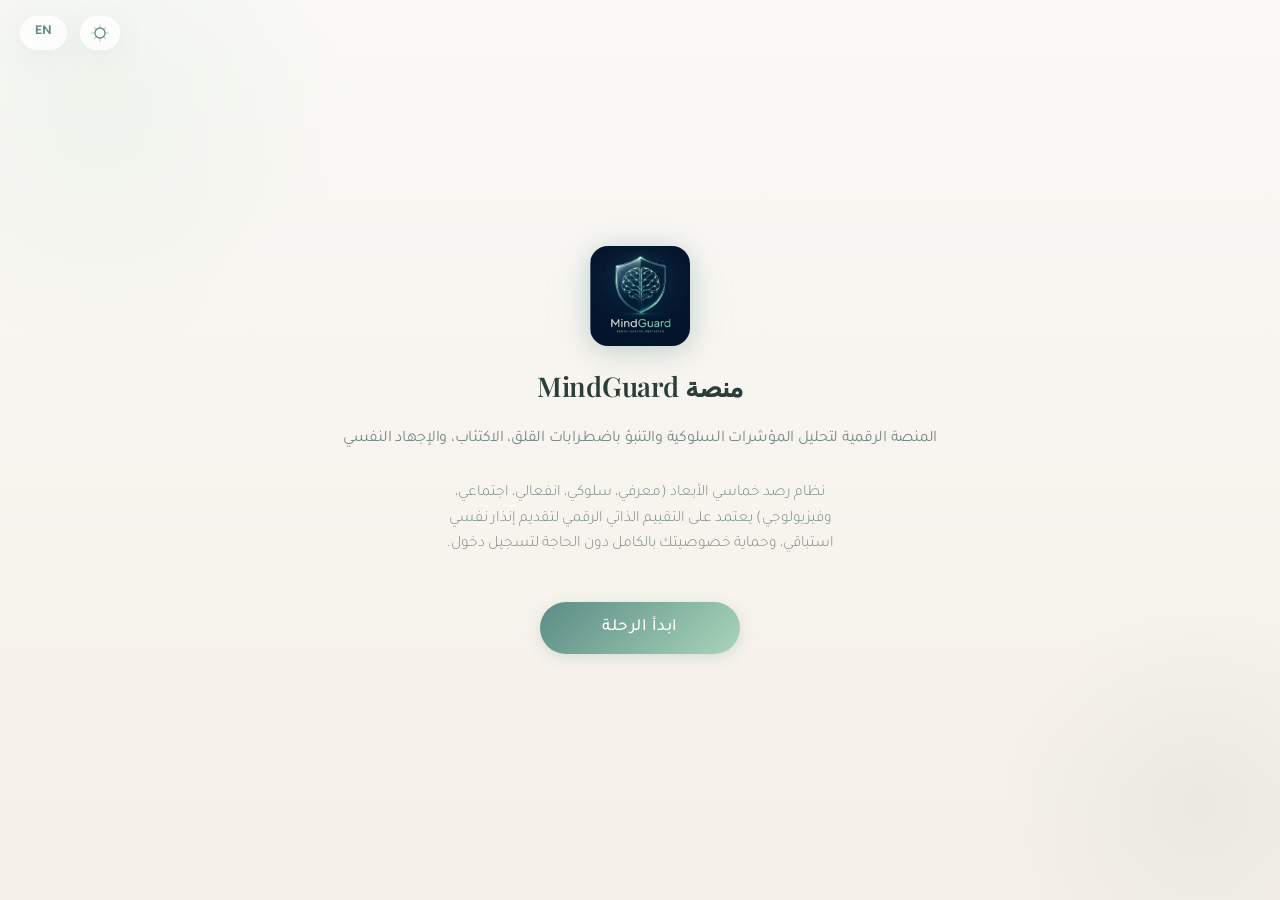
<file: index.html>
<!DOCTYPE html>
<html lang="ar" dir="rtl">
<head>
  <meta charset="UTF-8">
  <meta name="viewport" content="width=device-width, initial-scale=1.0, maximum-scale=1.0, user-scalable=no">
  <meta name="description" content="حارس عقلك - شريكك في العناية النفسية">
  <meta name="theme-color" content="#5B8C85">
  <meta name="apple-mobile-web-app-capable" content="yes">
  <meta name="apple-mobile-web-app-status-bar-style" content="default">
  <meta name="apple-mobile-web-app-title" content="MindGuard">
  <link rel="manifest" href="manifest.json">
  <link rel="apple-touch-icon" href="icons/icon-192x192.png">
  <link rel="icon" type="image/png" sizes="192x192" href="icons/icon-192x192.png">
  <link rel="icon" type="image/png" sizes="512x512" href="icons/icon-512x512.png">
  <title>Mind Guard - حارس عقلك</title>
  <link rel="stylesheet" href="css/style.css">
</head>
<body>
  <div class="splash-screen">
    <button class="lang-toggle-btn" onclick="i18n.toggle()">EN</button>
    <button class="theme-toggle-btn" onclick="App.toggleTheme()">🌙</button>
    <div class="splash-logo">
      <img src="icons/logo.jpg" alt="Mind Guard">
    </div>
    <h1 class="splash-title" data-i18n-html="hero.title">
      منصة MindGuard<br><span>المنصة الرقمية لتحليل المؤشرات السلوكية والتنبؤ باضطرابات القلق، الاكتئاب، والإجهاد النفسي</span></h1>
    <p class="splash-quote" data-i18n="hero.subtitle">نظام رصد خماسي الأبعاد (معرفي، سلوكي، انفعالي، اجتماعي، وفيزيولوجي) يعتمد على التقييم الذاتي الرقمي لتقديم إنذار نفسي استباقي، وحماية خصوصيتك بالكامل دون الحاجة لتسجيل دخول.</p>
    <button class="btn btn-primary btn-lg" id="startJourneyBtn" data-i18n="index.startBtn">ابدأ الرحلة</button>
  </div>
  <script src="js/storage.js"></script>
  <script src="js/questions.js"></script>
  <script src="js/recommendations.js"></script>
  <script src="js/i18n.js"></script>
  <script src="js/app.js"></script>
  <script src="js/pwa.js"></script>
</body>
</html>
</file>
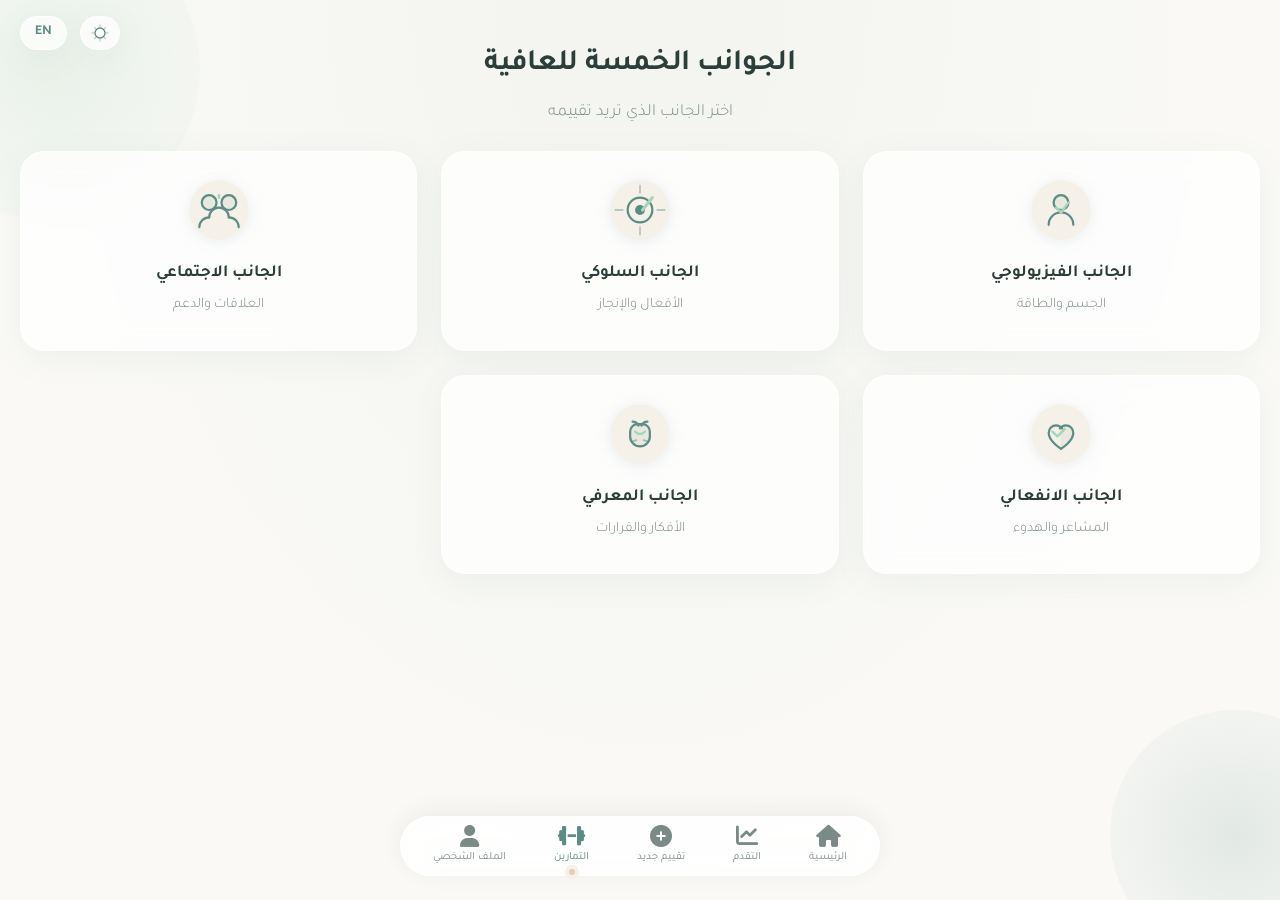
<file: aspects.html>
<!DOCTYPE html>
<html lang="ar" dir="rtl">
<head>
  <meta charset="UTF-8">
  <meta name="viewport" content="width=device-width, initial-scale=1.0, maximum-scale=1.0, user-scalable=no">
  <meta name="theme-color" content="#5B8C85">
  <title>Mind Guard - الجوانب الخمسة للعافية</title>
  <link rel="stylesheet" href="css/style.css">
  <link rel="stylesheet" href="css/style-additions.css">
</head>
<body>
  <button class="lang-toggle-btn" onclick="i18n.toggle()">EN</button>
  <button class="theme-toggle-btn" onclick="App.toggleTheme()">🌙</button>
  <div class="page blob-bg" style="padding: 40px 20px 80px;">
    <h1 class="page-title text-center" data-i18n="aspects.title">الجوانب الخمسة للعافية</h1>
    <p class="page-subtitle text-center" data-i18n="aspects.subtitle">اختر الجانب الذي تريد تقييمه</p>
    <div class="aspect-grid">
      <div class="aspect-card" id="aspectCard1" onclick="handleAspectClick(1)">
        <div class="aspect-icon">
          <svg width="64" height="64" viewBox="0 0 52 52" fill="none" xmlns="http://www.w3.org/2000/svg">
            <circle cx="26" cy="26" r="24" fill="#F5F0E8"/>
            <path d="M26 14c-3.3 0-6 2.7-6 6s2.7 6 6 6 6-2.7 6-6-2.7-6-6-6z" stroke="#5B8C85" stroke-width="1.8" stroke-linecap="round" stroke-linejoin="round" fill="rgba(91,140,133,0.08)"/>
            <path d="M16 38c0-5.5 4.5-10 10-10s10 4.5 10 10" stroke="#5B8C85" stroke-width="1.8" stroke-linecap="round" stroke-linejoin="round" fill="none"/>
            <path d="M32 20l-6 8-4-4" stroke="#A8D5BA" stroke-width="2" stroke-linecap="round" stroke-linejoin="round"/>
          </svg>
        </div>
        <div class="aspect-name" data-i18n="aspect.physiological">الجانب الفيزيولوجي</div>
        <div class="aspect-desc" data-i18n="aspects.subtitle1">الجسم والطاقة</div>
        <div class="cooldown-aspect-badge" id="cooldownBadge1"></div>
      </div>
      <div class="aspect-card" id="aspectCard2" onclick="handleAspectClick(2)">
        <div class="aspect-icon">
          <svg width="64" height="64" viewBox="0 0 52 52" fill="none" xmlns="http://www.w3.org/2000/svg">
            <circle cx="26" cy="26" r="24" fill="#F5F0E8"/>
            <circle cx="26" cy="26" r="10" stroke="#5B8C85" stroke-width="1.8" fill="none"/>
            <circle cx="26" cy="26" r="4" fill="#5B8C85" stroke="none"/>
            <path d="M26 6v6M26 40v6M6 26h6M40 26h6" stroke="#5B8C85" stroke-width="1.5" stroke-linecap="round" opacity="0.4"/>
            <path d="M36 16l-8 10" stroke="#A8D5BA" stroke-width="2.5" stroke-linecap="round"/>
          </svg>
        </div>
        <div class="aspect-name" data-i18n="aspect.behavioral">الجانب السلوكي</div>
        <div class="aspect-desc" data-i18n="aspects.subtitle2">الأفعال والإنجاز</div>
        <div class="cooldown-aspect-badge" id="cooldownBadge2"></div>
      </div>
      <div class="aspect-card" id="aspectCard3" onclick="handleAspectClick(3)">
        <div class="aspect-icon">
          <svg width="64" height="64" viewBox="0 0 52 52" fill="none" xmlns="http://www.w3.org/2000/svg">
            <circle cx="26" cy="26" r="24" fill="#F5F0E8"/>
            <circle cx="18" cy="20" r="6" stroke="#5B8C85" stroke-width="1.8" fill="rgba(91,140,133,0.08)"/>
            <circle cx="34" cy="20" r="6" stroke="#5B8C85" stroke-width="1.8" fill="rgba(91,140,133,0.08)"/>
            <path d="M10 40c0-4.4 3.6-8 8-8" stroke="#5B8C85" stroke-width="1.8" stroke-linecap="round" fill="none"/>
            <path d="M42 40c0-4.4-3.6-8-8-8" stroke="#5B8C85" stroke-width="1.8" stroke-linecap="round" fill="none"/>
            <path d="M18 32c0-4.4 3.6-8 8-8s8 3.6 8 8" stroke="#5B8C85" stroke-width="1.8" stroke-linecap="round" fill="none"/>
            <path d="M26 16v-2" stroke="#A8D5BA" stroke-width="2" stroke-linecap="round"/>
          </svg>
        </div>
        <div class="aspect-name" data-i18n="aspect.social">الجانب الاجتماعي</div>
        <div class="aspect-desc" data-i18n="aspects.subtitle3">العلاقات والدعم</div>
        <div class="cooldown-aspect-badge" id="cooldownBadge3"></div>
      </div>
      <div class="aspect-card" id="aspectCard4" onclick="handleAspectClick(4)">
        <div class="aspect-icon">
          <svg width="64" height="64" viewBox="0 0 52 52" fill="none" xmlns="http://www.w3.org/2000/svg">
            <circle cx="26" cy="26" r="24" fill="#F5F0E8"/>
            <path d="M26 38s-10-6-10-13c0-3.3 2.7-6 6-6 2 0 3.8 1 4.9 2.5" stroke="#5B8C85" stroke-width="1.8" stroke-linecap="round" fill="none"/>
            <path d="M26 38s10-6 10-13c0-3.3-2.7-6-6-6-2 0-3.8 1-4.9 2.5" stroke="#5B8C85" stroke-width="1.8" stroke-linecap="round" fill="rgba(91,140,133,0.08)"/>
            <path d="M19 24l4 4 6-6" stroke="#A8D5BA" stroke-width="2" stroke-linecap="round" stroke-linejoin="round"/>
          </svg>
        </div>
        <div class="aspect-name" data-i18n="aspect.emotional">الجانب الانفعالي</div>
        <div class="aspect-desc" data-i18n="aspects.subtitle4">المشاعر والهدوء</div>
        <div class="cooldown-aspect-badge" id="cooldownBadge4"></div>
      </div>
      <div class="aspect-card" id="aspectCard5" onclick="handleAspectClick(5)">
        <div class="aspect-icon">
          <svg width="64" height="64" viewBox="0 0 52 52" fill="none" xmlns="http://www.w3.org/2000/svg">
            <circle cx="26" cy="26" r="24" fill="#F5F0E8"/>
            <path d="M32 16c-2.2 0-4 1.3-4.8 3.2" stroke="#5B8C85" stroke-width="1.8" stroke-linecap="round" fill="none"/>
            <path d="M20 16c2.2 0 4 1.3 4.8 3.2" stroke="#5B8C85" stroke-width="1.8" stroke-linecap="round" fill="none"/>
            <path d="M18 28c0 4.4 3.6 8 8 8s8-3.6 8-8v-4c0-3.3-2.7-6-6-6h-4c-3.3 0-6 2.7-6 6v4z" stroke="#5B8C85" stroke-width="1.8" stroke-linecap="round" stroke-linejoin="round" fill="rgba(91,140,133,0.08)"/>
            <path d="M22 24s2 2 4 2 4-2 4-2" stroke="#A8D5BA" stroke-width="2" stroke-linecap="round"/>
            <path d="M20 32l3-1M29 31l3 1" stroke="#5B8C85" stroke-width="1.5" stroke-linecap="round" opacity="0.5"/>
          </svg>
        </div>
        <div class="aspect-name" data-i18n="aspect.cognitive">الجانب المعرفي</div>
        <div class="aspect-desc" data-i18n="aspects.subtitle5">الأفكار والقرارات</div>
        <div class="cooldown-aspect-badge" id="cooldownBadge5"></div>
      </div>
    </div>
  </div>

  <nav class="bottom-nav">
    <a href="index.html"><i class="fas fa-home"></i><span data-i18n="nav.home">الرئيسية</span></a>
    <a href="progress.html"><i class="fas fa-chart-line"></i><span data-i18n="nav.progress">التقدم</span></a>
    <a href="mood-check.html"><i class="fas fa-plus-circle"></i><span data-i18n="nav.newAssessment">تقييم جديد</span></a>
    <a href="aspects.html" class="active"><i class="fas fa-dumbbell"></i><span data-i18n="nav.exercises">التمارين</span></a>
    <a href="profile.html"><i class="fas fa-user"></i><span data-i18n="nav.profile">الملف الشخصي</span></a>
  </nav>

  <script src="js/storage.js"></script>
  <script src="js/questions.js"></script>
  <script src="js/recommendations.js"></script>
  <script src="js/i18n.js"></script>
  <script src="js/app.js"></script>
  <script src="js/exercises.js"></script>
  <script>
    function handleAspectClick(aspectNum) {
      App.navigate('quote-display.html?aspect=' + aspectNum);
    }

    document.addEventListener('DOMContentLoaded', function () {
      for (var i = 1; i <= 5; i++) {
        try {
          var badgeEl = document.getElementById('cooldownBadge' + i);
          if (badgeEl && Exercises.isExerciseLocked(i)) {
            var badge = document.createElement('span');
            badge.className = 'cooldown-badge';
            var remaining = Exercises.getCooldownTimeString(i);
            if (i18n && i18n.t) { badge.textContent = i18n.t('exercise.cooldown.locked') + (remaining ? ' (' + remaining + ')' : ''); }
            else { badge.textContent = 'مقفل 24 ساعة' + (remaining ? ' (' + remaining + ')' : ''); }
            badgeEl.appendChild(badge);
            var card = document.getElementById('aspectCard' + i);
            if (card) card.classList.add('aspect-card-disabled');
          }
        } catch(e) { /* skip if error */ }
      }
    });
  </script>
</body>
</html>
</file>
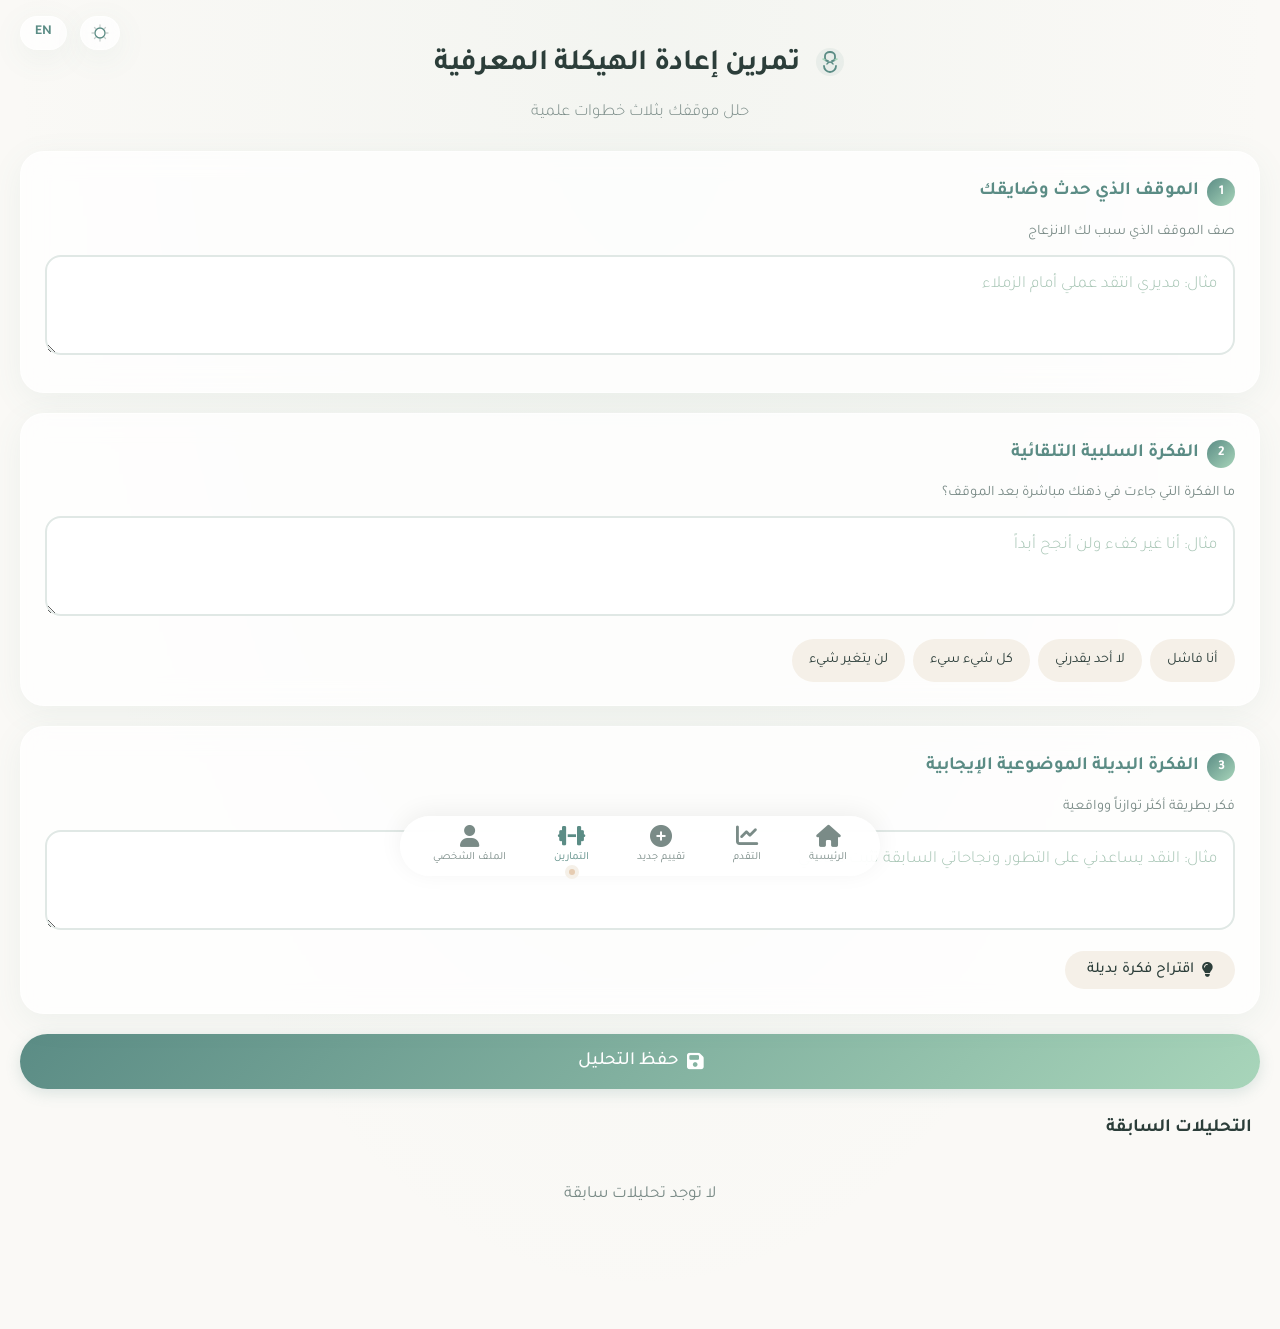
<file: cbt.html>
<!DOCTYPE html>
<html lang="ar" dir="rtl">
<head>
  <meta charset="UTF-8">
  <meta name="viewport" content="width=device-width, initial-scale=1.0, maximum-scale=1.0, user-scalable=no">
  <meta name="theme-color" content="#5B8C85">
  <title>Mind Guard - تمرين CPT</title>
  <link rel="stylesheet" href="css/style.css">
</head>
<body>
  <button class="lang-toggle-btn" onclick="i18n.toggle()">EN</button>
  <button class="theme-toggle-btn" onclick="App.toggleTheme()">🌙</button>
  <div class="cbt-screen">
    <h1 class="page-title text-center">
      <svg width="32" height="32" viewBox="0 0 32 32" fill="none" style="vertical-align:middle;margin-left:8px;">
        <circle cx="16" cy="16" r="14" fill="rgba(91,140,133,0.08)"/>
        <path d="M16 6c-3 0-5 2-5 4v2c0 2 1 3 3 3" stroke="#5B8C85" stroke-width="1.8" stroke-linecap="round" stroke-linejoin="round" fill="none"/>
        <path d="M16 6c3 0 5 2 5 4v2c0 2-1 3-3 3" stroke="#5B8C85" stroke-width="1.8" stroke-linecap="round" stroke-linejoin="round" fill="none"/>
        <path d="M10 20c0 3 2.5 6 6 6s6-3 6-6" stroke="#5B8C85" stroke-width="1.8" stroke-linecap="round" fill="none"/>
        <path d="M13 18c0 0 1-2 3-2s3 2 3 2" stroke="#5B8C85" stroke-width="1.5" stroke-linecap="round" fill="none"/>
        <path d="M11 14l-2-1M21 14l2-1" stroke="#A8D5BA" stroke-width="1.5" stroke-linecap="round"/>
      </svg>
      <span data-i18n="cbt.title">تمرين إعادة الهيكلة المعرفية</span>
    </h1>
    <p class="page-subtitle text-center" data-i18n="cbt.subtitle">حلل موقفك بثلاث خطوات علمية</p>

    <div class="cbt-section scale-in">
      <div class="cbt-section-title">
        <span class="section-num">1</span>
        <span data-i18n="cbt.step1Title">الموقف الذي حدث وضايقك</span>
      </div>
      <p style="font-size:0.85rem;color:var(--text-secondary);margin-bottom:10px;" data-i18n="cbt.step1Desc">صف الموقف الذي سبب لك الانزعاج</p>
      <textarea id="cptEvent" data-i18n-placeholder="cbt.step1Placeholder" placeholder="مثال: مديري انتقد عملي أمام الزملاء" style="min-height:100px;"></textarea>
    </div>

    <div class="cbt-section scale-in" style="animation-delay:0.1s;">
      <div class="cbt-section-title">
        <span class="section-num">2</span>
        <span data-i18n="cbt.step2Title">الفكرة السلبية التلقائية</span>
      </div>
      <p style="font-size:0.85rem;color:var(--text-secondary);margin-bottom:10px;" data-i18n="cbt.step2Desc">ما الفكرة التي جاءت في ذهنك مباشرة بعد الموقف؟</p>
      <textarea id="cptNegative" data-i18n-placeholder="cbt.step2Placeholder" placeholder="مثال: أنا غير كفء ولن أنجح أبداً" style="min-height:100px;"></textarea>
      <div style="display:flex;gap:8px;margin-top:10px;flex-wrap:wrap;">
        <span class="prompt-chip" onclick="addPromptCpt('cptNegative', i18n.lang==='en'?'I am a failure':'أنا فاشل')" data-i18n="cbt.chipFail">أنا فاشل</span>
        <span class="prompt-chip" onclick="addPromptCpt('cptNegative', i18n.lang==='en'?'No one appreciates me':'لا أحد يقدرني')" data-i18n="cbt.chipAppreciate">لا أحد يقدرني</span>
        <span class="prompt-chip" onclick="addPromptCpt('cptNegative', i18n.lang==='en'?'Everything is bad':'كل شيء سيء')" data-i18n="cbt.chipEverything">كل شيء سيء</span>
        <span class="prompt-chip" onclick="addPromptCpt('cptNegative', i18n.lang==='en'?'Nothing will change':'لن يتغير شيء')" data-i18n="cbt.chipChange">لن يتغير شيء</span>
      </div>
    </div>

    <div class="cbt-section scale-in" style="animation-delay:0.2s;">
      <div class="cbt-section-title">
        <span class="section-num">3</span>
        <span data-i18n="cbt.step3Title">الفكرة البديلة الموضوعية الإيجابية</span>
      </div>
      <p style="font-size:0.85rem;color:var(--text-secondary);margin-bottom:10px;" data-i18n="cbt.step3Desc">فكر بطريقة أكثر توازناً وواقعية</p>
      <textarea id="cptAlternative" data-i18n-placeholder="cbt.step3Placeholder" placeholder="مثال: النقد يساعدني على التطور، ونجاحاتي السابقة تثبت كفاءتي" style="min-height:100px;"></textarea>
      <button class="btn btn-secondary btn-sm mt-8" onclick="suggestCptAlternative()">
        <i class="fas fa-lightbulb"></i> <span data-i18n="cbt.suggestAlt">اقتراح فكرة بديلة</span>
      </button>
    </div>

    <div style="display:flex;gap:12px;margin-top:16px;margin-bottom:24px;">
      <button class="btn btn-primary btn-block btn-lg" onclick="saveCpt()">
        <i class="fas fa-save"></i> <span data-i18n="cbt.saveBtn">حفظ التحليل</span>
      </button>
    </div>

    <div id="historySection">
      <h3 style="display:flex;align-items:center;gap:8px;margin-bottom:16px;font-size:1.1rem;">
        <i class="fas fa-clock-rotate"></i> <span data-i18n="cbt.historyTitle">التحليلات السابقة</span>
      </h3>
      <div id="cptHistory"></div>
    </div>
  </div>

  <div id="modalContainer"></div>

  <nav class="bottom-nav">
    <a href="index.html"><i class="fas fa-home"></i><span data-i18n="nav.home">الرئيسية</span></a>
    <a href="progress.html"><i class="fas fa-chart-line"></i><span data-i18n="nav.progress">التقدم</span></a>
    <a href="mood-check.html"><i class="fas fa-plus-circle"></i><span data-i18n="nav.newAssessment">تقييم جديد</span></a>
    <a href="aspects.html" class="active"><i class="fas fa-dumbbell"></i><span data-i18n="nav.exercises">التمارين</span></a>
    <a href="profile.html"><i class="fas fa-user"></i><span data-i18n="nav.profile">الملف الشخصي</span></a>
  </nav>

  <script src="js/storage.js"></script>
  <script src="js/questions.js"></script>
  <script src="js/recommendations.js"></script>
  <script src="js/i18n.js"></script>
  <script src="js/app.js"></script>
  <script>
    const altSuggestionsAr = [
      'ربما كان الموقف صعباً، لكن هذا لا يحدد قيمتي كشخص.',
      'لديّ أدلة كثيرة على أنني قادر على النجاح رغم هذه العثرة.',
      'كل إنسان يمر بلحظات صعبة، وهذا لا يعني أنني فاشل.',
      'سأتعلم من هذا الموقف وأحاول بطريقة مختلفة في المرة القادمة.',
      'الأمور ليست أبيض أو أسود، هناك درجات رمادية كثيرة.',
      'هذه لحظة عابرة ولن تحدد مستقبلي كله.',
      'أنا أستحق التسامح، تماماً كما أسامح الآخرين.'
    ];
    const altSuggestionsEn = [
      'The situation may have been difficult, but it doesn\'t define my worth as a person.',
      'I have plenty of evidence that I can succeed despite this setback.',
      'Every person goes through hard moments; this doesn\'t make me a failure.',
      'I will learn from this situation and try a different approach next time.',
      'Things are not black or white; there are many shades of gray.',
      'This is a passing moment and won\'t define my entire future.',
      'I deserve forgiveness, just as I forgive others.'
    ];

    function getAltSuggestions() {
      return i18n.lang === 'en' ? altSuggestionsEn : altSuggestionsAr;
    }

    function addPromptCpt(id, text) {
      const ta = document.getElementById(id);
      ta.value += (ta.value ? '\n' : '') + text;
    }

    function suggestCptAlternative() {
      const negative = document.getElementById('cptNegative').value.trim();
      const suggestions = getAltSuggestions();
      const suggestion = suggestions[Math.floor(Math.random() * suggestions.length)];
      const prefix = i18n.lang === 'en'
        ? 'It\'s true I felt "' + negative + '", but I realize that '
        : 'صحيح أنني شعرت بـ "' + negative + '"، لكنني أدرك أن ';
      document.getElementById('cptAlternative').value = negative
        ? prefix + suggestion
        : suggestion;
    }

    function saveCpt() {
      const event = document.getElementById('cptEvent').value.trim();
      const negative = document.getElementById('cptNegative').value.trim();
      const alternative = document.getElementById('cptAlternative').value.trim();

      if (!event || !negative || !alternative) {
        showModal(
          '<svg width="48" height="48" viewBox="0 0 48 48" fill="none"><circle cx="24" cy="24" r="20" fill="rgba(91,140,133,0.08)"/><path d="M24 16v8M24 30v2" stroke="#7A8B87" stroke-width="2.5" stroke-linecap="round"/></svg>',
          i18n.t('cbt.modalComplete'), i18n.t('cbt.modalCompleteMsg')
        );
        return;
      }

      const record = { event, negativeThought: negative, alternativeThought: alternative };
      const records = Storage.getCBTRecords();
      records.push({
        id: Date.now(),
        date: Storage.getTodayString(),
        timestamp: Date.now(),
        ...record
      });
      Storage.set('cbtRecords', records);

      document.getElementById('cptEvent').value = '';
      document.getElementById('cptNegative').value = '';
      document.getElementById('cptAlternative').value = '';

      showModal(
        '<svg width="48" height="48" viewBox="0 0 48 48" fill="none"><circle cx="24" cy="24" r="20" fill="rgba(91,140,133,0.1)"/><path d="M16 24l6 6 10-10" stroke="#5B8C85" stroke-width="2.5" stroke-linecap="round" stroke-linejoin="round"/></svg>',
        i18n.t('cbt.modalSaved'), i18n.t('cbt.modalSavedMsg')
      );
      renderHistory();
    }

    function renderHistory() {
      const container = document.getElementById('cptHistory');
      const records = Storage.getCBTRecords();
      if (records.length === 0) {
        container.innerHTML = '<p style="color:var(--text-secondary);text-align:center;padding:20px;">' + i18n.t('cbt.noHistory') + '</p>';
        return;
      }
      container.innerHTML = '';
      [...records].reverse().forEach((r, i) => {
        const item = document.createElement('div');
        item.className = 'history-item';
        item.style.cursor = 'pointer';
        item.onclick = () => viewCptDetail(records.length - 1 - i);
        item.innerHTML = `
          <div>
            <div class="history-date">${r.date}</div>
            <div class="history-aspect" style="max-width:180px;overflow:hidden;text-overflow:ellipsis;white-space:nowrap;">${r.event}</div>
          </div>
          <span style="color:var(--primary);font-size:0.85rem;"><i class="fas fa-chevron-left"></i></span>
        `;
        container.appendChild(item);
      });
    }

    function viewCptDetail(index) {
      const records = Storage.getCBTRecords();
      const r = records[index];
      if (!r) return;
      const isEn = i18n.lang === 'en';
      showModal(
        '<svg width="48" height="48" viewBox="0 0 48 48" fill="none"><circle cx="24" cy="24" r="20" fill="rgba(91,140,133,0.08)"/><path d="M18 20c0 0 2-3 6-3s6 3 6 3" stroke="#5B8C85" stroke-width="2" stroke-linecap="round" fill="none"/></svg>',
        isEn ? 'CPT Analysis' : 'تحليل CPT',
        '<svg width="14" height="14" viewBox="0 0 14 14" fill="none" style="vertical-align:middle;margin-left:4px;"><path d="M7 3v5M7 10v1" stroke="#5B8C85" stroke-width="1.5" stroke-linecap="round"/><circle cx="7" cy="7" r="6" stroke="#5B8C85" stroke-width="1" fill="rgba(91,140,133,0.08)"/></svg> ' + (isEn ? 'Situation:' : 'الموقف:') + '\n' + r.event + '\n\n' +
        '<svg width="14" height="14" viewBox="0 0 14 14" fill="none" style="vertical-align:middle;margin-left:4px;"><circle cx="7" cy="7" r="5" stroke="#5B8C85" stroke-width="1.2" fill="rgba(91,140,133,0.06)"/><path d="M7 5v3M7 9.5v.5" stroke="#7A8B87" stroke-width="1.2" stroke-linecap="round"/><path d="M4 4c0 1 1 2 3 2s3-1 3-2" stroke="#A8D5BA" stroke-width="1" stroke-linecap="round" fill="none"/></svg> ' + (isEn ? 'Negative Thought:' : 'الفكرة السلبية:') + '\n' + r.negativeThought + '\n\n' +
        '<svg width="14" height="14" viewBox="0 0 14 14" fill="none" style="vertical-align:middle;margin-left:4px;"><path d="M7 3c-2.2 0-4 1.8-4 4s1.8 4 4 4 4-1.8 4-4-1.8-4-4-4z" stroke="#E8A838" stroke-width="1" fill="rgba(232,168,56,0.1)"/><path d="M7 5v2l1 1" stroke="#E8A838" stroke-width="1.2" stroke-linecap="round"/></svg> ' + (isEn ? 'Alternative Thought:' : 'الفكرة البديلة:') + '\n' + r.alternativeThought
      );
    }

    function showModal(icon, title, desc) {
      const container = document.getElementById('modalContainer');
      container.innerHTML = `
        <div class="modal-overlay" onclick="closeModal(event)">
          <div class="modal-box" onclick="event.stopPropagation()">
            <span class="modal-icon">${icon}</span>
            <div class="modal-title">${title}</div>
            <div class="modal-desc" style="white-space:pre-line;text-align:${i18n.lang === 'en' ? 'left' : 'right'};">${desc}</div>
            <button class="btn btn-primary modal-btn" onclick="closeModal()">${i18n.t('modal.ok')}</button>
          </div>
        </div>
      `;
    }

    function closeModal(e) {
      if (e && e.target !== e.currentTarget) return;
      document.getElementById('modalContainer').innerHTML = '';
    }

    renderHistory();
  </script>
</body>
</html>
</file>
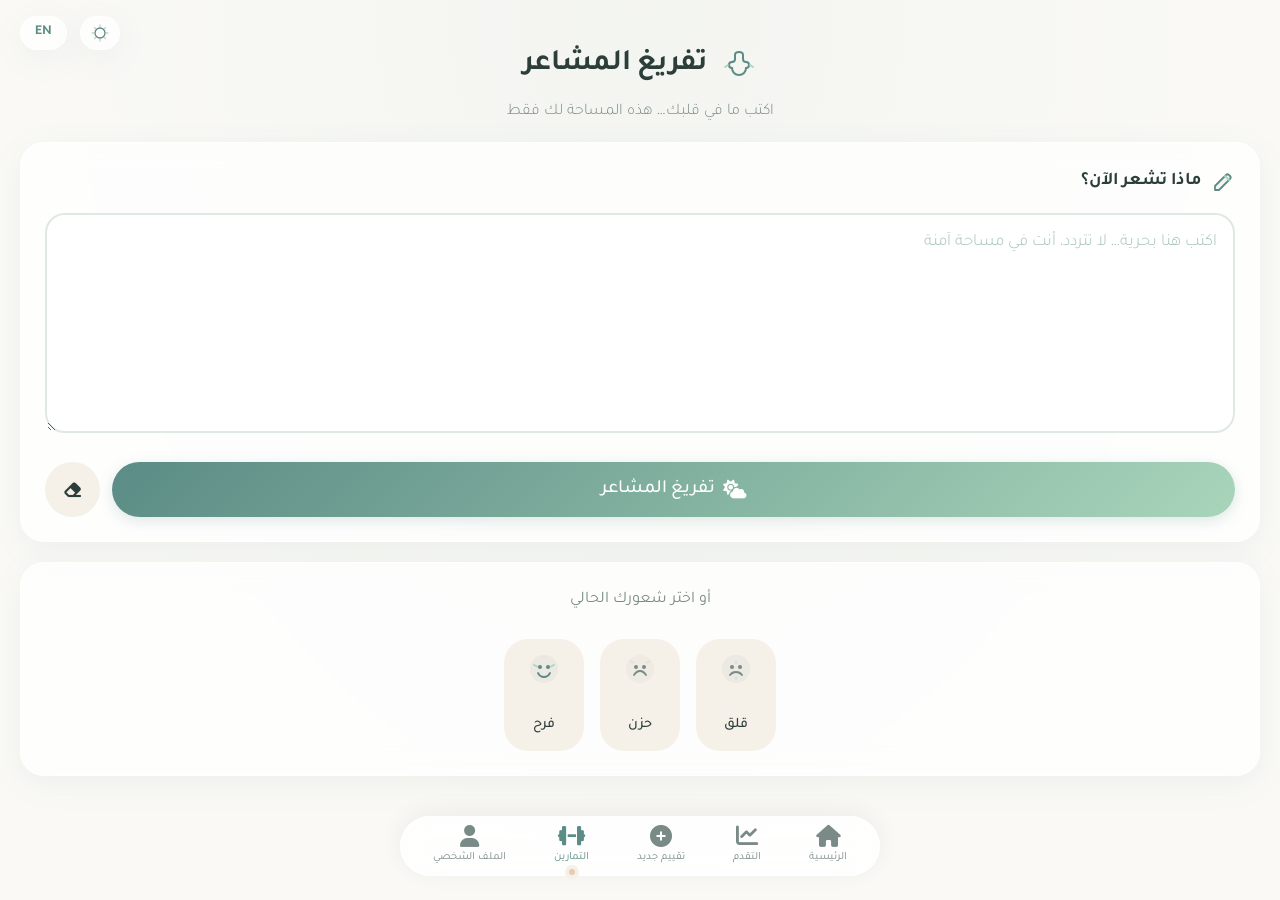
<file: emotional-release.html>
<!DOCTYPE html>
<html lang="ar" dir="rtl">
<head>
  <meta charset="UTF-8">
  <meta name="viewport" content="width=device-width, initial-scale=1.0, maximum-scale=1.0, user-scalable=no">
  <meta name="theme-color" content="#5B8C85">
  <title>Mind Guard - تفريغ المشاعر</title>
  <link rel="stylesheet" href="css/style.css">
</head>
<body>
  <button class="lang-toggle-btn" onclick="i18n.toggle()">EN</button>
  <button class="theme-toggle-btn" onclick="App.toggleTheme()">🌙</button>
  <div class="emotional-screen">
    <h1 class="page-title text-center">
      <svg width="36" height="36" viewBox="0 0 36 36" fill="none" style="vertical-align:middle;margin-left:8px;">
        <path d="M18 8c-2 0-4 1-4 3v4c0 2-1 3-3 3" stroke="#5B8C85" stroke-width="2" stroke-linecap="round"/>
        <path d="M18 8c2 0 4 1 4 3v4c0 2 1 3 3 3" stroke="#5B8C85" stroke-width="2" stroke-linecap="round"/>
        <path d="M11 18c-2 0-3 1-3 3s1 3 3 3" stroke="#5B8C85" stroke-width="2" stroke-linecap="round"/>
        <path d="M25 18c2 0 3 1 3 3s-1 3-3 3" stroke="#5B8C85" stroke-width="2" stroke-linecap="round"/>
        <path d="M11 24c0 4 3 7 7 7s7-3 7-7" stroke="#5B8C85" stroke-width="2" stroke-linecap="round"/>
        <path d="M7 21l-3 2M29 21l3 2" stroke="#A8D5BA" stroke-width="1.8" stroke-linecap="round"/>
      </svg>
      <span data-i18n="emotional.title">تفريغ المشاعر</span>
    </h1>
    <p class="page-subtitle text-center" style="margin-bottom:16px;font-size:0.95rem;color:var(--text-secondary);" data-i18n="emotional.subtitle">
      اكتب ما في قلبك… هذه المساحة لك فقط
    </p>

    <div class="card" style="margin-bottom:20px;">
      <div style="display:flex;align-items:center;gap:10px;margin-bottom:16px;">
        <svg width="24" height="24" viewBox="0 0 24 24" fill="none">
          <path d="M4 20h4l11-11c1-1 1-2 0-3l-1-1c-1-1-2-1-3 0L4 16v4z" stroke="#5B8C85" stroke-width="1.8" stroke-linecap="round" stroke-linejoin="round" fill="rgba(91,140,133,0.08)"/>
          <path d="M14 6l4 4" stroke="#A8D5BA" stroke-width="1.8" stroke-linecap="round"/>
        </svg>
        <span style="font-weight:700;font-size:1.05rem;" data-i18n="emotional.whatNow">ماذا تشعر الآن؟</span>
      </div>
      <textarea id="releaseTextarea"
        data-i18n-placeholder="emotional.placeholder"
        placeholder="اكتب هنا بحرية… لا تتردد، أنت في مساحة آمنة"
        style="height:220px;border-radius:20px;"></textarea>

      <div style="display:flex;gap:12px;margin-top:16px;">
        <button class="btn btn-primary btn-block btn-lg" onclick="releaseFeelings()">
          <i class="fas fa-cloud-sun"></i> <span data-i18n="emotional.releaseBtn">تفريغ المشاعر</span>
        </button>
        <button class="btn btn-secondary" onclick="clearRelease()" style="padding:14px 18px;">
          <i class="fas fa-eraser"></i>
        </button>
      </div>
    </div>

    <div class="card" style="text-align:center;">
      <p style="font-size:0.95rem;color:var(--text-secondary);margin-bottom:12px;" data-i18n="emotional.orChoose">
        أو اختر شعورك الحالي
      </p>
      <div class="mood-selector">
        <div class="mood-selector-item" onclick="selectReleaseMood(this, 'anxious')">
          <span class="mood-selector-icon">
            <svg width="32" height="32" viewBox="0 0 32 32" fill="none">
              <circle cx="16" cy="16" r="14" fill="rgba(91,140,133,0.06)"/>
              <circle cx="12" cy="14" r="2" fill="#7A8B87"/>
              <circle cx="20" cy="14" r="2" fill="#7A8B87"/>
              <path d="M10 22c0 0 2-3 6-3s6 3 6 3" stroke="#7A8B87" stroke-width="1.8" stroke-linecap="round"/>
              <path d="M16 8v2M16 24v2" stroke="#A8D5BA" stroke-width="1.5" stroke-linecap="round" opacity="0.4"/>
            </svg>
          </span>
          <span class="mood-selector-label" data-i18n="emotional.anxious">قلق</span>
        </div>
        <div class="mood-selector-item" onclick="selectReleaseMood(this, 'sad')">
          <span class="mood-selector-icon">
            <svg width="32" height="32" viewBox="0 0 32 32" fill="none">
              <circle cx="16" cy="16" r="14" fill="rgba(91,140,133,0.04)"/>
              <circle cx="12" cy="14" r="2" fill="#7A8B87"/>
              <circle cx="20" cy="14" r="2" fill="#7A8B87"/>
              <path d="M10 22c0 0 2.5-4 6-4s6 4 6 4" stroke="#7A8B87" stroke-width="1.8" stroke-linecap="round"/>
              <path d="M6 8l4 2M26 8l-4 2" stroke="#A8D5BA" stroke-width="1.5" stroke-linecap="round" opacity="0.3"/>
            </svg>
          </span>
          <span class="mood-selector-label" data-i18n="emotional.sad">حزن</span>
        </div>
        <div class="mood-selector-item" onclick="selectReleaseMood(this, 'happy')">
          <span class="mood-selector-icon">
            <svg width="32" height="32" viewBox="0 0 32 32" fill="none">
              <circle cx="16" cy="16" r="14" fill="rgba(91,140,133,0.06)"/>
              <circle cx="12" cy="14" r="2" fill="#5B8C85"/>
              <circle cx="20" cy="14" r="2" fill="#5B8C85"/>
              <path d="M10 20c0 0 2 4 6 4s6-4 6-4" stroke="#5B8C85" stroke-width="1.8" stroke-linecap="round"/>
              <path d="M6 12l3 1.5M26 12l-3 1.5" stroke="#A8D5BA" stroke-width="1.8" stroke-linecap="round"/>
            </svg>
          </span>
          <span class="mood-selector-label" data-i18n="emotional.happy">فرح</span>
        </div>
      </div>
    </div>
  </div>

  <div id="modalContainer"></div>

  <nav class="bottom-nav">
    <a href="index.html"><i class="fas fa-home"></i><span data-i18n="nav.home">الرئيسية</span></a>
    <a href="progress.html"><i class="fas fa-chart-line"></i><span data-i18n="nav.progress">التقدم</span></a>
    <a href="mood-check.html"><i class="fas fa-plus-circle"></i><span data-i18n="nav.newAssessment">تقييم جديد</span></a>
    <a href="aspects.html" class="active"><i class="fas fa-dumbbell"></i><span data-i18n="nav.exercises">التمارين</span></a>
    <a href="profile.html"><i class="fas fa-user"></i><span data-i18n="nav.profile">الملف الشخصي</span></a>
  </nav>

  <script src="js/storage.js"></script>
  <script src="js/questions.js"></script>
  <script src="js/recommendations.js"></script>
  <script src="js/i18n.js"></script>
  <script src="js/app.js"></script>
  <script>
    let selectedMood = '';

    function getPlaceholder(mood) {
      if (i18n.lang === 'en') {
        return mood === 'anxious' ? i18n.t('emotional.placeholderAnxious') :
               mood === 'sad' ? i18n.t('emotional.placeholderSad') :
               i18n.t('emotional.placeholderHappy');
      }
      return mood === 'anxious' ? 'حدثني عن ما يقلقك…' :
             mood === 'sad' ? 'شاركني ما يحزن قلبك…' :
             'أخبرني عن سبب فرحك اليوم…';
    }

    function selectReleaseMood(el, mood) {
      document.querySelectorAll('.mood-selector-item').forEach(item => item.classList.remove('selected'));
      el.classList.add('selected');
      selectedMood = mood;
      document.getElementById('releaseTextarea').placeholder = getPlaceholder(mood);
      document.getElementById('releaseTextarea').focus();
    }

    function releaseFeelings() {
      const text = document.getElementById('releaseTextarea').value.trim();
      if (!text && !selectedMood) {
        showModal(
          '<svg width="48" height="48" viewBox="0 0 48 48" fill="none"><circle cx="24" cy="24" r="20" fill="rgba(91,140,133,0.08)"/><circle cx="18" cy="20" r="2.5" fill="#7A8B87"/><circle cx="30" cy="20" r="2.5" fill="#7A8B87"/><path d="M16 28c0 0 3-4 8-4s8 4 8 4" stroke="#7A8B87" stroke-width="2" stroke-linecap="round"/><path d="M24 10v3" stroke="#A8D5BA" stroke-width="2" stroke-linecap="round" opacity="0.4"/></svg>',
          i18n.t('emotional.writeSomething'), i18n.t('emotional.writePrompt')
        );
        return;
      }

      const moodLabel = selectedMood ? i18n.t('emotional.' + selectedMood) : '';
      const moodText = moodLabel ? (i18n.lang === 'en' ? 'Feeling: ' + moodLabel : 'شعورك: ' + moodLabel) : '';
      const msg = text
        ? i18n.t('emotional.successRelease') + '\n' + moodText
        : (i18n.lang === 'en' ? 'Feeling recorded: ' : 'تم تسجيل شعورك: ') + moodLabel;

      showModal(
        '<svg width="48" height="48" viewBox="0 0 48 48" fill="none"><circle cx="24" cy="24" r="20" fill="rgba(91,140,133,0.1)"/><path d="M14 24c0 0 4-6 10-6s10 6 10 6" stroke="#5B8C85" stroke-width="2.5" stroke-linecap="round"/><path d="M24 12v-2M24 38v-2M12 24h-2M38 24h-2" stroke="#A8D5BA" stroke-width="1.5" stroke-linecap="round" opacity="0.4"/></svg>',
        i18n.t('emotional.successRelease'), msg + '\n\n' + i18n.t('emotional.weAreHere')
      );
      document.getElementById('releaseTextarea').value = '';
      selectedMood = '';
      document.querySelectorAll('.mood-selector-item').forEach(item => item.classList.remove('selected'));
      document.getElementById('releaseTextarea').placeholder = i18n.t('emotional.placeholder');
    }

    function clearRelease() {
      document.getElementById('releaseTextarea').value = '';
      selectedMood = '';
      document.querySelectorAll('.mood-selector-item').forEach(item => item.classList.remove('selected'));
    }

    function showModal(icon, title, desc) {
      const container = document.getElementById('modalContainer');
      container.innerHTML = `
        <div class="modal-overlay" onclick="closeModal(event)">
          <div class="modal-box" onclick="event.stopPropagation()">
            <span class="modal-icon">${icon}</span>
            <div class="modal-title">${title}</div>
            <div class="modal-desc" style="white-space:pre-line;">${desc}</div>
            <button class="btn btn-primary modal-btn" onclick="closeModal()">حسناً</button>
          </div>
        </div>
      `;
    }

    function closeModal(e) {
      if (e && e.target !== e.currentTarget) return;
      document.getElementById('modalContainer').innerHTML = '';
    }
  </script>
</body>
</html>
</file>
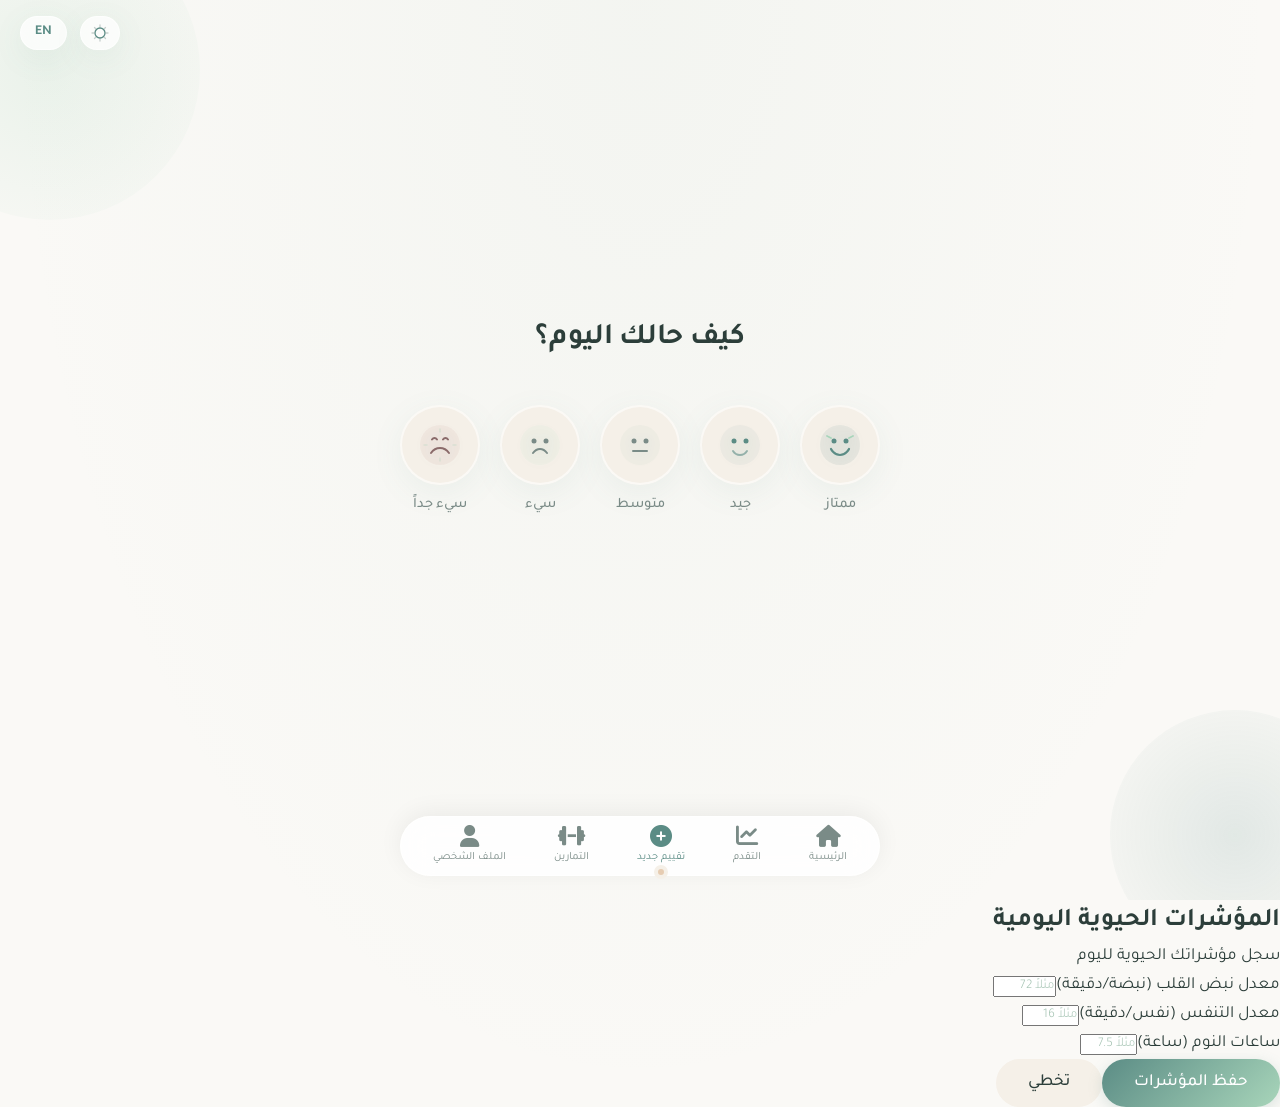
<file: mood-check.html>
<!DOCTYPE html>
<html lang="ar" dir="rtl">
<head>
  <meta charset="UTF-8">
  <meta name="viewport" content="width=device-width, initial-scale=1.0, maximum-scale=1.0, user-scalable=no">
  <meta name="theme-color" content="#5B8C85">
  <title>Mind Guard - كيف حالك اليوم؟</title>
  <link rel="stylesheet" href="css/style.css">
</head>
<body>
  <button class="lang-toggle-btn" onclick="i18n.toggle()">EN</button>
  <button class="theme-toggle-btn" onclick="App.toggleTheme()">🌙</button>
  <div class="page page-center blob-bg">
    <h1 class="page-title" data-i18n="mood.title">كيف حالك اليوم؟</h1>
    <div class="mood-grid">
      <div class="mood-item" onclick="selectMood('excellent')">
        <div class="mood-circle">
          <svg width="44" height="44" viewBox="0 0 44 44" fill="none" xmlns="http://www.w3.org/2000/svg">
            <circle cx="22" cy="22" r="20" fill="rgba(91,140,133,0.1)"/>
            <circle cx="16" cy="18" r="2.5" fill="#5B8C85"/>
            <circle cx="28" cy="18" r="2.5" fill="#5B8C85"/>
            <path d="M13 26c0 0 3 6 9 6s9-6 9-6" stroke="#5B8C85" stroke-width="2.2" stroke-linecap="round"/>
            <path d="M9 13l4 2M35 13l-4 2" stroke="#A8D5BA" stroke-width="1.8" stroke-linecap="round"/>
          </svg>
        </div>
        <span class="mood-label" data-i18n="mood.excellent">ممتاز</span>
      </div>
      <div class="mood-item" onclick="selectMood('good')">
        <div class="mood-circle">
          <svg width="44" height="44" viewBox="0 0 44 44" fill="none" xmlns="http://www.w3.org/2000/svg">
            <circle cx="22" cy="22" r="20" fill="rgba(91,140,133,0.06)"/>
            <circle cx="16" cy="18" r="2.5" fill="#5B8C85"/>
            <circle cx="28" cy="18" r="2.5" fill="#5B8C85"/>
            <path d="M15 28c0 0 2.5 4 7 4s7-4 7-4" stroke="#5B8C85" stroke-width="2" stroke-linecap="round" opacity="0.6"/>
          </svg>
        </div>
        <span class="mood-label" data-i18n="mood.good">جيد</span>
      </div>
      <div class="mood-item" onclick="selectMood('neutral')">
        <div class="mood-circle">
          <svg width="44" height="44" viewBox="0 0 44 44" fill="none" xmlns="http://www.w3.org/2000/svg">
            <circle cx="22" cy="22" r="20" fill="rgba(91,140,133,0.04)"/>
            <circle cx="16" cy="18" r="2.5" fill="#7A8B87"/>
            <circle cx="28" cy="18" r="2.5" fill="#7A8B87"/>
            <path d="M15 28h14" stroke="#7A8B87" stroke-width="2" stroke-linecap="round"/>
          </svg>
        </div>
        <span class="mood-label" data-i18n="mood.neutral">متوسط</span>
      </div>
      <div class="mood-item" onclick="selectMood('bad')">
        <div class="mood-circle">
          <svg width="44" height="44" viewBox="0 0 44 44" fill="none" xmlns="http://www.w3.org/2000/svg">
            <circle cx="22" cy="22" r="20" fill="rgba(168,213,186,0.08)"/>
            <circle cx="16" cy="18" r="2.5" fill="#7A8B87"/>
            <circle cx="28" cy="18" r="2.5" fill="#7A8B87"/>
            <path d="M15 30c0 0 3-4 7-4s7 4 7 4" stroke="#7A8B87" stroke-width="2" stroke-linecap="round"/>
          </svg>
        </div>
        <span class="mood-label" data-i18n="mood.bad">سيء</span>
      </div>
      <div class="mood-item" onclick="selectMood('very_bad')">
        <div class="mood-circle">
          <svg width="44" height="44" viewBox="0 0 44 44" fill="none" xmlns="http://www.w3.org/2000/svg">
            <circle cx="22" cy="22" r="20" fill="rgba(180,120,120,0.08)"/>
            <path d="M14 16.5c0 0 1-1.5 2.5-1.5s2.5 1.5 2.5 1.5" stroke="#8B6B6B" stroke-width="2" stroke-linecap="round"/>
            <path d="M25 16.5c0 0 1-1.5 2.5-1.5s2.5 1.5 2.5 1.5" stroke="#8B6B6B" stroke-width="2" stroke-linecap="round"/>
            <path d="M13 30c0 0 3.5-5 9-5s9 5 9 5" stroke="#8B6B6B" stroke-width="2" stroke-linecap="round"/>
            <path d="M22 6v3M22 35v3M6 22h3M35 22h3" stroke="#A8D5BA" stroke-width="1.5" stroke-linecap="round" opacity="0.3"/>
          </svg>
        </div>
        <span class="mood-label" data-i18n="mood.veryBad">سيء جداً</span>
      </div>
    </div>
  </div>

  <nav class="bottom-nav">
    <a href="index.html"><i class="fas fa-home"></i><span data-i18n="nav.home">الرئيسية</span></a>
    <a href="progress.html"><i class="fas fa-chart-line"></i><span data-i18n="nav.progress">التقدم</span></a>
    <a href="mood-check.html" class="active"><i class="fas fa-plus-circle"></i><span data-i18n="nav.newAssessment">تقييم جديد</span></a>
    <a href="aspects.html"><i class="fas fa-dumbbell"></i><span data-i18n="nav.exercises">التمارين</span></a>
    <a href="profile.html"><i class="fas fa-user"></i><span data-i18n="nav.profile">الملف الشخصي</span></a>
  </nav>

  <script src="js/storage.js"></script>
  <script src="js/questions.js"></script>
  <script src="js/recommendations.js"></script>
  <script src="js/i18n.js"></script>
  <script src="js/app.js"></script>
  <script src="js/vitals.js"></script>
  <script>
    function selectMood(mood) {
      Storage.saveMood(mood);
      App.navigate('aspects.html');
    }

    if (!Vitals.hasTodaysEntry()) {
      Vitals.showModal();
    }
  </script>
</body>
</html>
</file>
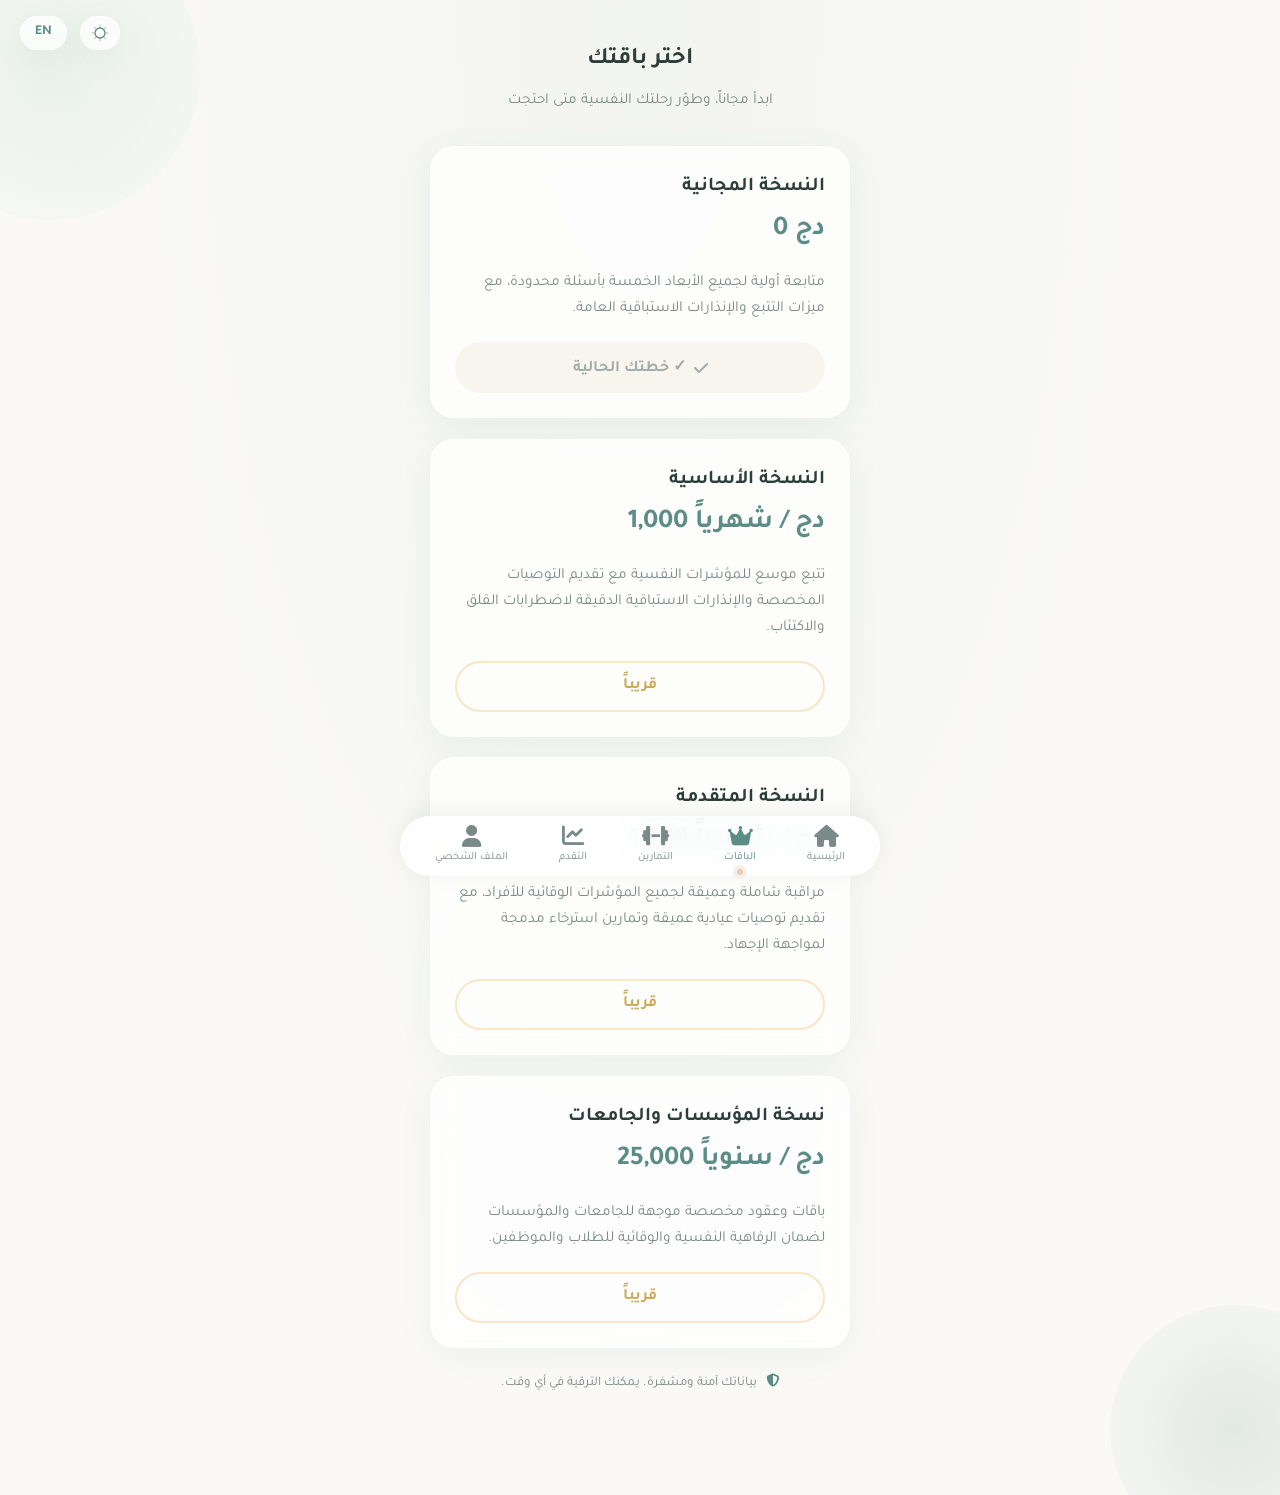
<file: pricing.html>
<!DOCTYPE html>
<html lang="ar" dir="rtl">
<head>
  <meta charset="UTF-8">
  <meta name="viewport" content="width=device-width, initial-scale=1.0, maximum-scale=1.0, user-scalable=no">
  <meta name="theme-color" content="#5B8C85">
  <title>Mind Guard - الباقات</title>
  <link rel="stylesheet" href="css/style.css">
  <style>
    .pricing-page {
      min-height: 100vh;
      padding: 40px 20px 100px;
      position: relative;
    }

    .pricing-title {
      text-align: center;
      font-size: 1.4rem;
      font-weight: 700;
      margin-bottom: 8px;
      color: var(--text-primary);
      animation: fadeIn 0.6s ease both;
    }

    .pricing-subtitle {
      text-align: center;
      font-size: 0.9rem;
      color: var(--text-secondary);
      margin-bottom: 32px;
      animation: fadeIn 0.6s ease 0.1s both;
    }

    .pricing-grid {
      display: flex;
      flex-direction: column;
      gap: 20px;
      max-width: 420px;
      margin: 0 auto;
    }

    .pricing-card {
      background: var(--card-bg);
      backdrop-filter: blur(12px);
      -webkit-backdrop-filter: blur(12px);
      border: 1px solid var(--card-border);
      border-radius: var(--radius-card);
      box-shadow: var(--card-shadow);
      padding: var(--padding-card);
      transition: transform var(--duration-fast) var(--ease-smooth),
                  box-shadow var(--duration-fast) var(--ease-smooth);
      animation: cardEntrance 0.5s var(--ease-smooth) both;
      position: relative;
      overflow: hidden;
    }

    .pricing-card:first-of-type { animation-delay: 0.1s; }
    .pricing-card:last-of-type { animation-delay: 0.25s; }

    .pricing-card:hover {
      transform: translateY(-4px);
      box-shadow: var(--shadow-card-hover);
    }

    .pricing-card.premium {
      border-color: rgba(232, 168, 56, 0.3);
      background: linear-gradient(135deg, rgba(255,255,255,0.85), rgba(245,240,232,0.9));
    }

    .pricing-card.premium::before {
      content: '';
      position: absolute;
      top: 0;
      left: 0;
      right: 0;
      height: 3px;
      background: linear-gradient(90deg, #E8A838, #D4A04A);
      opacity: 0.6;
    }

    .pricing-badge {
      display: inline-block;
      background: var(--gradient-primary);
      color: white;
      font-size: 0.65rem;
      font-weight: 700;
      padding: 4px 12px;
      border-radius: var(--radius-pill);
      margin-bottom: 12px;
      letter-spacing: 0.5px;
    }

    .pricing-card.premium .pricing-badge {
      background: linear-gradient(135deg, #E8A838, #D4A04A);
    }

    .pricing-header {
      margin-bottom: 16px;
    }

    .pricing-name {
      font-size: 1.15rem;
      font-weight: 700;
      color: var(--text-primary);
      margin-bottom: 4px;
    }

    .pricing-price {
      font-size: 1.6rem;
      font-weight: 700;
      color: var(--primary);
      direction: ltr;
      text-align: right;
    }

    .pricing-card.premium .pricing-price {
      color: #B8860B;
    }

    .pricing-price span {
      font-size: 0.85rem;
      font-weight: 400;
      color: var(--text-secondary);
    }

    .pricing-features {
      list-style: none;
      padding: 0;
      margin: 0 0 20px 0;
      display: flex;
      flex-direction: column;
      gap: 10px;
    }

    .pricing-features li {
      display: flex;
      align-items: center;
      gap: 10px;
      font-size: 0.9rem;
      color: var(--text-primary);
      padding: 6px 0;
      border-bottom: 1px solid var(--border-soft);
    }

    .pricing-features li:last-child {
      border-bottom: none;
    }

    .pricing-features li i {
      width: 18px;
      text-align: center;
      font-size: 0.85rem;
      color: var(--primary);
      flex-shrink: 0;
    }

    .pricing-card.premium .pricing-features li i {
      color: #E8A838;
    }

    .pricing-card.premium .pricing-features li .fa-check-circle {
      color: #4CAF50;
    }

    .pricing-card .pricing-features li .fa-check-circle {
      color: #4CAF50;
    }

    .pricing-btn {
      width: 100%;
      padding: 14px 20px;
      border-radius: var(--radius-pill);
      font-size: 0.95rem;
      font-weight: 600;
      font-family: var(--font-body);
      cursor: default;
      border: none;
      transition: all var(--duration-fast) var(--ease-smooth);
      display: flex;
      align-items: center;
      justify-content: center;
      gap: 8px;
    }

    .pricing-btn:disabled {
      cursor: default;
      opacity: 0.7;
    }

    .pricing-btn-free {
      background: var(--warm-beige);
      color: var(--text-secondary);
    }

    .pricing-btn-premium {
      background: transparent;
      color: #B8860B;
      border: 2px solid rgba(232, 168, 56, 0.4);
    }

    .pricing-btn-primary {
      background: var(--gradient-primary);
      color: white;
      box-shadow: var(--shadow-btn);
      cursor: pointer;
    }
    .pricing-btn-primary:hover {
      transform: translateY(-2px);
      box-shadow: 0 6px 20px rgba(91,140,133,0.3);
    }

    .pricing-btn-outline {
      background: transparent;
      color: var(--primary);
      border: 2px solid var(--primary);
      cursor: pointer;
    }
    .pricing-btn-outline:hover {
      background: var(--primary);
      color: white;
      transform: translateY(-2px);
    }

    .pricing-divider {
      text-align: center;
      position: relative;
      margin: 4px 0;
      animation: fadeIn 0.6s ease 0.18s both;
    }

    .pricing-divider span {
      display: inline-block;
      background: var(--secondary-mint);
      color: white;
      font-size: 0.7rem;
      font-weight: 700;
      padding: 4px 18px;
      border-radius: var(--radius-pill);
      letter-spacing: 0.5px;
    }

    .pricing-note {
      text-align: center;
      font-size: 0.78rem;
      color: var(--text-secondary);
      margin-top: 24px;
      animation: fadeIn 0.6s ease 0.35s both;
    }

    .pricing-note i {
      color: var(--primary);
      margin-left: 6px;
    }

    @keyframes fadeIn {
      0% { opacity: 0; transform: translateY(8px); }
      100% { opacity: 1; transform: translateY(0); }
    }
  </style>
</head>
<body>
  <button class="lang-toggle-btn" onclick="i18n.toggle()">EN</button>
  <button class="theme-toggle-btn" onclick="App.toggleTheme()">🌙</button>
  <div class="pricing-page blob-bg">
    <div style="position:relative;z-index:1;">
      <h1 class="pricing-title" data-i18n="pricing.title">اختر باقتك</h1>
      <p class="pricing-subtitle" data-i18n="pricing.subtitle">ابدأ مجاناً، وطوّر رحلتك النفسية متى احتجت</p>

      <div class="pricing-grid">

        <div class="pricing-card">
          <div class="pricing-header">
            <div class="pricing-name" data-i18n="pricing.free.title">النسخة المجانية</div>
            <div class="pricing-price" data-i18n="pricing.free.price">0 دج</div>
          </div>
          <p style="font-size:0.9rem;color:var(--text-secondary);line-height:1.7;margin-bottom:20px;" data-i18n="pricing.free.desc">متابعة أولية لجميع الأبعاد الخمسة بأسئلة محدودة، مع ميزات التتبع والإنذارات الاستباقية العامة.</p>
          <button class="pricing-btn pricing-btn-free" disabled>
            <i class="fas fa-check"></i> <span data-i18n="pricing.free.btn">✓ خطتك الحالية</span>
          </button>
        </div>

        <div class="pricing-card">
          <div class="pricing-header">
            <div class="pricing-name" data-i18n="pricing.basic.title">النسخة الأساسية</div>
            <div class="pricing-price" data-i18n="pricing.basic.price">1,000 دج / شهرياً</div>
          </div>
          <p style="font-size:0.9rem;color:var(--text-secondary);line-height:1.7;margin-bottom:20px;" data-i18n="pricing.basic.desc">تتبع موسع للمؤشرات النفسية مع تقديم التوصيات المخصصة والإنذارات الاستباقية الدقيقة لاضطرابات القلق والاكتئاب.</p>
          <button class="pricing-btn pricing-btn-premium" disabled>
            <span data-i18n="pricing.basic.btn">قريباً</span>
          </button>
        </div>

        <div class="pricing-card">
          <div class="pricing-header">
            <div class="pricing-name" data-i18n="pricing.advanced.title">النسخة المتقدمة</div>
            <div class="pricing-price" data-i18n="pricing.advanced.price">1,500 دج / شهرياً</div>
          </div>
          <p style="font-size:0.9rem;color:var(--text-secondary);line-height:1.7;margin-bottom:20px;" data-i18n="pricing.advanced.desc">مراقبة شاملة وعميقة لجميع المؤشرات الوقائية للأفراد، مع تقديم توصيات عيادية عميقة وتمارين استرخاء مدمجة لمواجهة الإجهاد.</p>
          <button class="pricing-btn pricing-btn-premium" disabled>
            <span data-i18n="pricing.advanced.btn">قريباً</span>
          </button>
        </div>

        <div class="pricing-card">
          <div class="pricing-header">
            <div class="pricing-name" data-i18n="pricing.enterprise.title">نسخة المؤسسات والجامعات</div>
            <div class="pricing-price" data-i18n="pricing.enterprise.price">25,000 دج / سنوياً</div>
          </div>
          <p style="font-size:0.9rem;color:var(--text-secondary);line-height:1.7;margin-bottom:20px;" data-i18n="pricing.enterprise.desc">باقات وعقود مخصصة موجهة للجامعات والمؤسسات لضمان الرفاهية النفسية والوقائية للطلاب والموظفين.</p>
          <button class="pricing-btn pricing-btn-premium" disabled>
            <span data-i18n="pricing.enterprise.btn">قريباً</span>
          </button>
        </div>

      </div>

      <p class="pricing-note">
        <i class="fas fa-shield-alt"></i> <span data-i18n="pricing.note">بياناتك آمنة ومشفرة. يمكنك الترقية في أي وقت.</span>
      </p>
    </div>
  </div>

  <script src="js/storage.js"></script>
  <script src="js/i18n.js"></script>
  <script src="js/app.js"></script>
  <nav class="bottom-nav">
    <a href="index.html"><i class="fas fa-home"></i><span data-i18n="nav.home">الرئيسية</span></a>
    <a href="pricing.html" class="active"><i class="fas fa-crown"></i><span data-i18n="pricing.nav">الباقات</span></a>
    <a href="aspects.html"><i class="fas fa-dumbbell"></i><span data-i18n="nav.exercises">التمارين</span></a>
    <a href="progress.html"><i class="fas fa-chart-line"></i><span data-i18n="nav.progress">التقدم</span></a>
    <a href="profile.html"><i class="fas fa-user"></i><span data-i18n="nav.profile">الملف الشخصي</span></a>
  </nav>
</body>
</html>
</file>
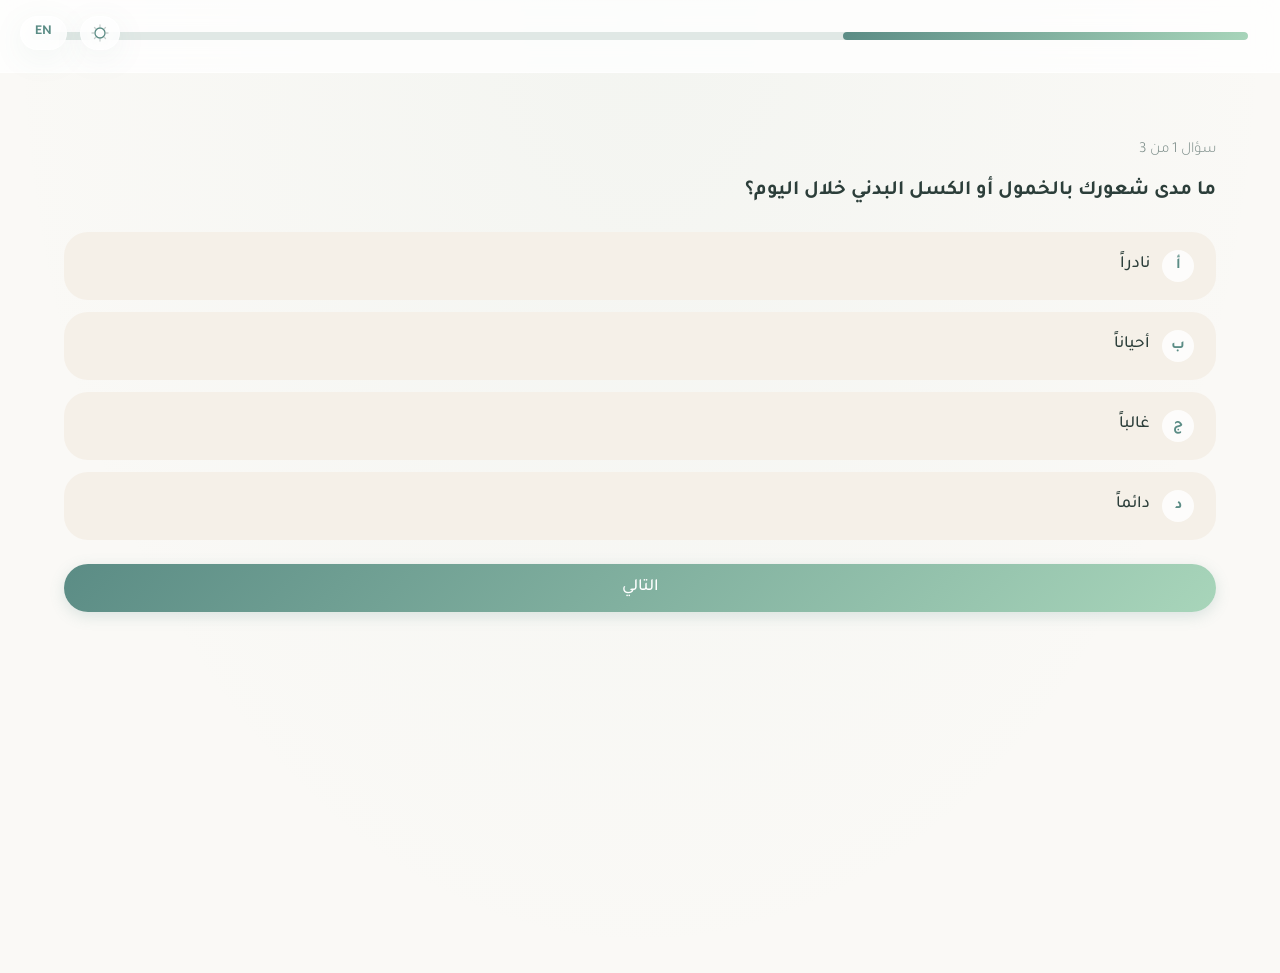
<file: questionnaire.html>
<!DOCTYPE html>
<html lang="ar" dir="rtl">
<head>
  <meta charset="UTF-8">
  <meta name="viewport" content="width=device-width, initial-scale=1.0, maximum-scale=1.0, user-scalable=no">
  <meta name="theme-color" content="#5B8C85">
  <title>Mind Guard - التقييم</title>
  <link rel="stylesheet" href="css/style.css">
</head>
<body>
  <button class="lang-toggle-btn" onclick="i18n.toggle()">EN</button>
  <button class="theme-toggle-btn" onclick="App.toggleTheme()">🌙</button>
  <div class="questionnaire-header">
    <div class="progress-bar-container">
      <div class="progress-bar" id="progressBar" style="width: 0%"></div>
    </div>
  </div>

  <div class="page" style="padding-bottom:80px;">
    <div class="question-container" id="questionContainer">
      <div class="question-number" id="questionNumber"></div>
      <div class="question-text" id="questionText"></div>
      <div class="options-list" id="optionsList"></div>
      <div class="nav-buttons">
        <button class="btn btn-secondary" id="prevBtn" onclick="prevQuestion()" data-i18n="questionnaire.prev">السابق</button>
        <button class="btn btn-primary" id="nextBtn" onclick="nextQuestion()" data-i18n="questionnaire.next">التالي</button>
      </div>
    </div>
  </div>

  <script src="js/storage.js"></script>
  <script src="js/questions.js"></script>
  <script src="js/recommendations.js"></script>
  <script src="js/i18n.js"></script>
  <script src="js/app.js"></script>
  <script src="js/exercises.js"></script>
  <script>
    const params = new URLSearchParams(window.location.search);
    const aspect = parseInt(params.get('aspect')) || 1;
    const questions = App.getRandomQuestions(aspect, 3);
    let currentIndex = 0;
    let answers = [];

    function renderQuestion() {
      const q = questions[currentIndex];
      const container = document.getElementById('questionContainer');
      container.style.animation = 'none';
      void container.offsetHeight;
      container.style.animation = 'slideIn 0.35s cubic-bezier(0.4, 0, 0.2, 1)';
      document.getElementById('questionNumber').textContent = i18n.t('questionnaire.questionOf').replace('{n}', currentIndex + 1).replace('{total}', questions.length);
      document.getElementById('questionText').textContent = q.text;
      document.getElementById('progressBar').style.width = `${((currentIndex + 1) / questions.length) * 100}%`;

      const optionsList = document.getElementById('optionsList');
      optionsList.innerHTML = '';

      q.options.forEach((opt, idx) => {
        const saved = answers[currentIndex];
        const isSelected = saved && saved.key === opt.key;
        const btn = document.createElement('div');
        btn.className = `option-btn${isSelected ? ' selected' : ''}`;
        btn.setAttribute('role', 'button');
        btn.setAttribute('tabindex', '0');
        btn.onclick = () => selectOption(idx);
        btn.onkeydown = (e) => { if (e.key === 'Enter') selectOption(idx); };
        btn.innerHTML = `
          <div class="option-key">${opt.key}</div>
          <div class="option-text">${opt.text}</div>
        `;
        optionsList.appendChild(btn);
      });

      document.getElementById('prevBtn').style.display = currentIndex === 0 ? 'none' : 'block';
      const nextBtn = document.getElementById('nextBtn');
      if (currentIndex === questions.length - 1) {
        nextBtn.textContent = i18n.t('questionnaire.showResults');
      } else {
        nextBtn.textContent = i18n.t('questionnaire.next');
      }
    }

    function selectOption(index) {
      const q = questions[currentIndex];
      const option = q.options[index];
      answers[currentIndex] = { questionId: q.id, key: option.key, points: option.points };

      document.querySelectorAll('.option-btn').forEach((btn, i) => {
        btn.classList.toggle('selected', i === index);
      });
    }

    function nextQuestion() {
      if (!answers[currentIndex]) {
        return;
      }
      if (currentIndex === questions.length - 1) {
        showResults();
      } else {
        currentIndex++;
        renderQuestion();
      }
    }

    function prevQuestion() {
      if (currentIndex > 0) {
        currentIndex--;
        renderQuestion();
      }
    }

    function showResults() {
      const score = App.calculateScore(aspect, answers);

      const existingScores = Storage.get('tempScores') || {};
      existingScores[aspect] = score;
      Storage.set('tempScores', existingScores);

      const aspectMap = { 1: 'physiological', 2: 'behavioral', 3: 'social', 4: 'emotional', 5: 'cognitive' };
      const scores = {};
      for (let i = 1; i <= 5; i++) {
        if (existingScores[i]) {
          scores[aspectMap[i]] = existingScores[i];
        }
      }

      const lowest = App.findLowestAspect(scores);
      const avgScore = Math.round(Object.values(scores).reduce((s, v) => s + v, 0) / Object.keys(scores).length);
      Storage.saveAssessment(scores, lowest.key);
      Storage.remove('tempScores');

      Exercises.lockExercise(aspect);
      const overallParam = score || avgScore;
      App.navigate(`results.html?aspect=${lowest.index}&overall=${overallParam}`);
    }

    renderQuestion();
  </script>
</body>
</html>
</file>
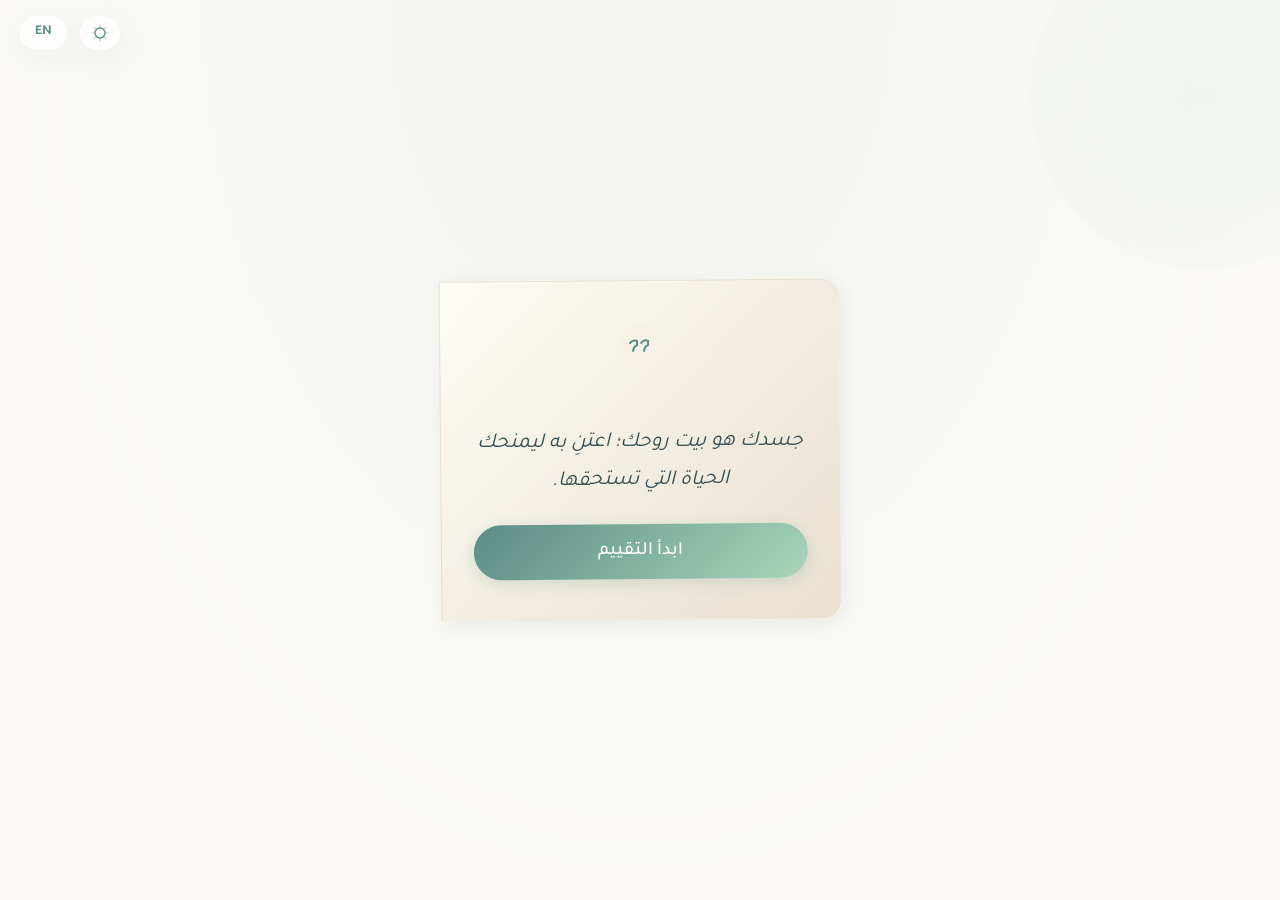
<file: quote-display.html>
<!DOCTYPE html>
<html lang="ar" dir="rtl">
<head>
  <meta charset="UTF-8">
  <meta name="viewport" content="width=device-width, initial-scale=1.0, maximum-scale=1.0, user-scalable=no">
  <meta name="theme-color" content="#5B8C85">
  <title>Mind Guard - اقتباس تحفيزي</title>
  <link rel="stylesheet" href="css/style.css">
</head>
<body>
  <button class="lang-toggle-btn" onclick="i18n.toggle()">EN</button>
  <button class="theme-toggle-btn" onclick="App.toggleTheme()">🌙</button>
  <div class="quote-screen">
    <div class="quote-bg"></div>
    <div class="quote-card fade-in">
      <div class="quote-icon" style="margin-bottom:16px;">
        <svg width="48" height="48" viewBox="0 0 48 48" fill="none">
          <circle cx="24" cy="24" r="22" fill="#F5F0E8"/>
          <path d="M15 20c0 0 3-4 7-2v4c-2 1-4 3-4 6" stroke="#5B8C85" stroke-width="2" stroke-linecap="round" fill="none"/>
          <path d="M26 20c0 0 3-4 7-2v4c-2 1-4 3-4 6" stroke="#5B8C85" stroke-width="2" stroke-linecap="round" fill="none"/>
        </svg>
      </div>
      <div class="quote-text" id="quoteText">اعتنِ بجسدك، فهو المسكن الوحيد لروحك.</div>
      <div class="quote-author" id="quoteAuthor" style="margin-bottom:24px;"></div>
      <button class="btn btn-primary btn-lg btn-block" onclick="startAssessment()" data-i18n="quote.startBtn">ابدأ التقييم</button>
    </div>
  </div>

  <script src="js/storage.js"></script>
  <script src="js/questions.js"></script>
  <script src="js/recommendations.js"></script>
  <script src="js/i18n.js"></script>
  <script src="js/app.js"></script>
  <script>
    const params = new URLSearchParams(window.location.search);
    const aspect = parseInt(params.get('aspect')) || 1;

    function renderQuote() {
      document.getElementById('quoteText').textContent = i18n.getQuote(aspect);
    }

    function startAssessment() {
      App.navigate('questionnaire.html?aspect=' + aspect);
    }

    document.addEventListener('DOMContentLoaded', renderQuote);
  </script>
</body>
</html>
</file>
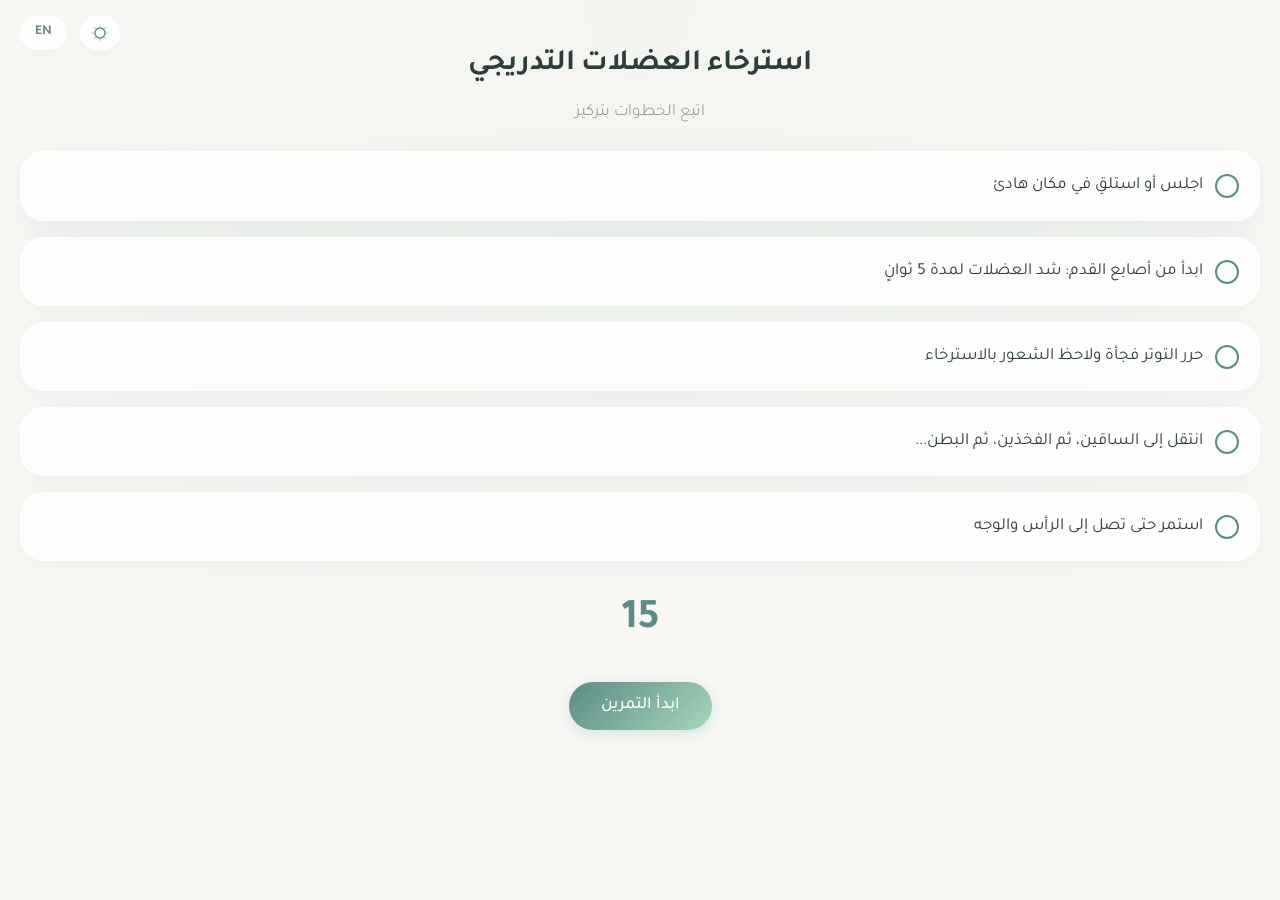
<file: relaxation.html>
<!DOCTYPE html>
<html lang="ar" dir="rtl">
<head>
  <meta charset="UTF-8">
  <meta name="viewport" content="width=device-width, initial-scale=1.0, maximum-scale=1.0, user-scalable=no">
  <meta name="theme-color" content="#5B8C85">
  <title>Mind Guard - استرخاء العضلات</title>
  <link rel="stylesheet" href="css/style.css">
</head>
<body>
  <button class="lang-toggle-btn" onclick="i18n.toggle()">EN</button>
  <button class="theme-toggle-btn" onclick="App.toggleTheme()">🌙</button>
  <div class="relaxation-screen">
    <h1 class="page-title text-center" data-i18n="relaxation.title">استرخاء العضلات التدريجي</h1>
    <p class="page-subtitle text-center" style="margin-bottom:24px;" data-i18n="relaxation.subtitle">اتبع الخطوات بتركيز</p>

    <div id="relaxSteps">
      <div class="relax-step active" data-step="0">
        <div class="relax-step-checkbox" id="check0">✓</div>
        <div class="relax-step-text" data-i18n="relaxation.step0">اجلس أو استلقِ في مكان هادئ</div>
      </div>
      <div class="relax-step" data-step="1">
        <div class="relax-step-checkbox" id="check1">✓</div>
        <div class="relax-step-text" data-i18n="relaxation.step1">ابدأ من أصابع القدم: شد العضلات لمدة 5 ثوانٍ</div>
      </div>
      <div class="relax-step" data-step="2">
        <div class="relax-step-checkbox" id="check2">✓</div>
        <div class="relax-step-text" data-i18n="relaxation.step2">حرر التوتر فجأة ولاحظ الشعور بالاسترخاء</div>
      </div>
      <div class="relax-step" data-step="3">
        <div class="relax-step-checkbox" id="check3">✓</div>
        <div class="relax-step-text" data-i18n="relaxation.step3">انتقل إلى الساقين، ثم الفخذين، ثم البطن...</div>
      </div>
      <div class="relax-step" data-step="4">
        <div class="relax-step-checkbox" id="check4">✓</div>
        <div class="relax-step-text" data-i18n="relaxation.step4">استمر حتى تصل إلى الرأس والوجه</div>
      </div>
    </div>

    <div class="relax-timer" id="relaxTimer">15</div>

    <div style="display:flex;gap:12px;justify-content:center;flex-wrap:wrap;">
      <button class="btn btn-primary" id="relaxStartBtn" onclick="startRelaxation()"><span data-i18n="relaxation.startBtn">ابدأ التمرين</span></button>
      <button class="btn btn-secondary" id="relaxPauseBtn" onclick="togglePause()" style="display:none;"><span data-i18n="relaxation.pauseBtn">إيقاف مؤقت</span></button>
      <button class="btn btn-secondary" id="relaxEndBtn" onclick="endRelaxation()" style="display:none;"><span data-i18n="relaxation.endBtn">إنهاء</span></button>
    </div>
  </div>

  <script src="js/storage.js"></script>
  <script src="js/questions.js"></script>
  <script src="js/recommendations.js"></script>
  <script src="js/i18n.js"></script>
  <script src="js/app.js"></script>
  <script>
    let relaxInterval = null;
    let currentRelaxStep = 0;
    let relaxTimeLeft = 15;
    let isPaused = false;

    const stepDurations = [10, 15, 10, 15, 15];

    function startRelaxation() {
      document.getElementById('relaxStartBtn').style.display = 'none';
      document.getElementById('relaxPauseBtn').style.display = 'block';
      document.getElementById('relaxEndBtn').style.display = 'block';
      currentRelaxStep = 0;
      relaxTimeLeft = stepDurations[0];
      updateRelaxStep();
    }

    function updateRelaxStep() {
      document.querySelectorAll('.relax-step').forEach((el, i) => {
        el.classList.remove('active', 'completed');
        if (i < currentRelaxStep) el.classList.add('completed');
        if (i === currentRelaxStep) el.classList.add('active');
      });

      const timerEl = document.getElementById('relaxTimer');
      timerEl.textContent = relaxTimeLeft;

      if (relaxInterval) clearInterval(relaxInterval);
      relaxInterval = setInterval(() => {
        if (isPaused) return;
        relaxTimeLeft--;
        timerEl.textContent = relaxTimeLeft;
        if (relaxTimeLeft <= 0) {
          document.getElementById(`check${currentRelaxStep}`).textContent = '✓';
          currentRelaxStep++;
          if (currentRelaxStep >= 5) {
            endRelaxation();
            return;
          }
          relaxTimeLeft = stepDurations[currentRelaxStep];
          updateRelaxStep();
        }
      }, 1000);
    }

    function togglePause() {
      isPaused = !isPaused;
      document.getElementById('relaxPauseBtn').querySelector('span').textContent = isPaused ? i18n.t('relaxation.resumeBtn') : i18n.t('relaxation.pauseBtn');
    }

    function endRelaxation() {
      if (relaxInterval) clearInterval(relaxInterval);
      document.getElementById('relaxTimer').innerHTML = i18n.t('relaxation.wellDone') + ' <svg width="20" height="20" viewBox="0 0 20 20" fill="none" style="vertical-align:middle;"><circle cx="10" cy="10" r="8" fill="rgba(232,168,56,0.15)"/><path d="M7 10l2 2 4-4" stroke="#E8A838" stroke-width="2" stroke-linecap="round" stroke-linejoin="round"/><path d="M4 4l2 1M16 4l-2 1M4 16l2-1M16 16l-2-1" stroke="#A8D5BA" stroke-width="1.2" stroke-linecap="round"/></svg>';
      document.getElementById('relaxPauseBtn').style.display = 'none';
      document.getElementById('relaxEndBtn').style.display = 'none';
      const params = new URLSearchParams(window.location.search);
      const aspect = parseInt(params.get('aspect')) || 1;
      setTimeout(function () { App.navigate('results.html?aspect=' + aspect + '&overall=50'); }, 2000);
    }
  </script>
</body>
</html>
</file>
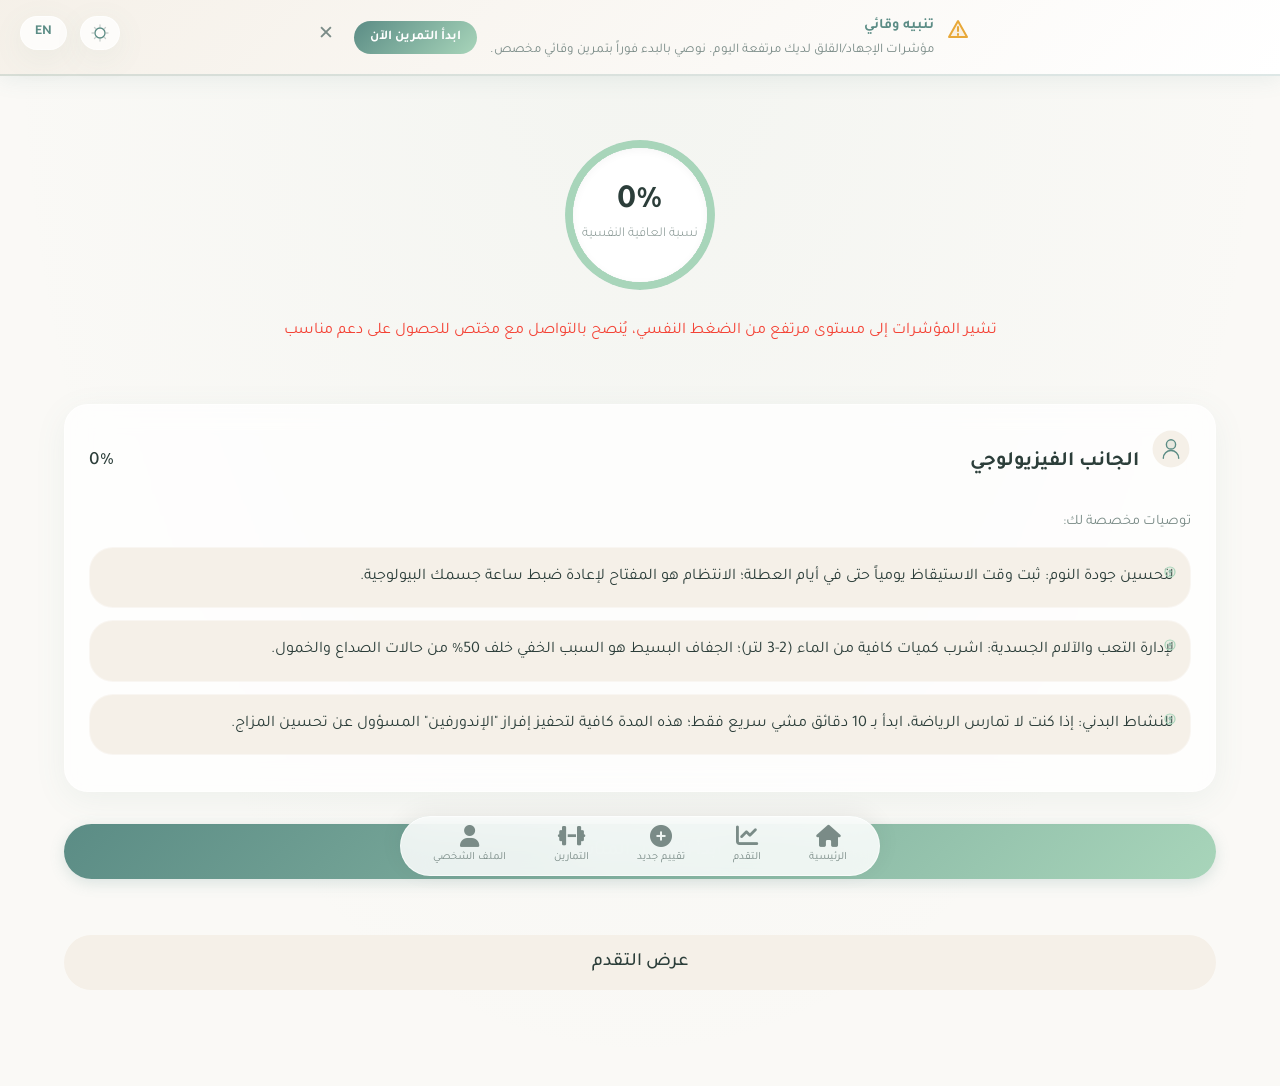
<file: results.html>
<!DOCTYPE html>
<html lang="ar" dir="rtl">
<head>
  <meta charset="UTF-8">
  <meta name="viewport" content="width=device-width, initial-scale=1.0, maximum-scale=1.0, user-scalable=no">
  <meta name="theme-color" content="#5B8C85">
  <title>Mind Guard - النتائج</title>
  <link rel="stylesheet" href="css/style.css">
  <link rel="stylesheet" href="css/style-additions.css">
</head>
<body>
  <div id="alertBanner" class="alert-banner hidden">
    <div class="alert-banner-content">
      <span class="alert-icon">
        <svg width="24" height="24" viewBox="0 0 24 24" fill="none">
          <path d="M12 4L3 20h18L12 4z" stroke="#E8A838" stroke-width="2" stroke-linecap="round" stroke-linejoin="round" fill="rgba(232,168,56,0.12)"/>
          <path d="M12 10v4M12 17v1" stroke="#E8A838" stroke-width="2" stroke-linecap="round"/>
        </svg>
      </span>
      <div class="alert-text">
        <div class="alert-title" data-i18n="alert.title">تنبيه وقائي</div>
        <div class="alert-message" data-i18n="alert.message">مؤشرات الإجهاد/القلق لديك مرتفعة اليوم. نوصي بالبدء فوراً بتمرين وقائي مخصص.</div>
      </div>
      <button class="alert-cta" onclick="App.navigate('emotional-release.html')" data-i18n="alert.cta">ابدأ التمرين الآن</button>
      <button class="alert-close" onclick="dismissAlert()">✕</button>
    </div>
  </div>
  <button class="lang-toggle-btn" onclick="i18n.toggle()">EN</button>
  <button class="theme-toggle-btn" onclick="App.toggleTheme()">🌙</button>
  <div class="page slide-up" style="padding-bottom:80px;">
    <div class="results-header">
      <div class="score-circle" id="scoreCircle" style="--pct: 0%;">
        <div class="score-circle-inner">
          <div class="score-value" id="scoreValue">0%</div>
          <div class="score-label" data-i18n="results.wellbeingLabel">نسبة العافية النفسية</div>
        </div>
      </div>
      <div id="scoreStatusText" class="score-status-text" style="text-align:center;padding:12px 20px 0;font-size:0.95rem;line-height:1.7;min-height:50px;transition:color 0.3s ease;"></div>
    </div>

    <div class="lowest-aspect-section" id="lowestSection">
      <div class="lowest-aspect-header">
        <span class="lowest-aspect-icon" id="lowestIcon"></span>
        <span class="lowest-aspect-name" id="lowestName">الجانب الفيزيولوجي</span>
        <span class="lowest-aspect-score" id="lowestScore">0%</span>
      </div>
      <div style="font-size:0.85rem;color:var(--text-secondary);margin-bottom:12px;" data-i18n="results.recommendationsHeader">توصيات مخصصة لك:</div>
      <div id="recommendationsList"></div>
    </div>

    <div id="trendSection" class="trend-section" style="margin:20px 0;padding:16px 24px;border-radius:20px;background:var(--card-bg);border:1px solid var(--card-border);min-height:24px;display:none;transition:all 0.3s ease;">
      <div id="trendText" style="font-size:0.9rem;line-height:1.6;text-align:center;"></div>
    </div>

      <div class="results-actions">
        <button class="btn btn-primary btn-lg btn-block" id="exerciseBtn" data-i18n="results.exerciseBtn">ابدأ التمرين المناسب</button>
        <div id="cooldownBadgeContainer" style="text-align:center;margin-top:8px;min-height:24px;"></div>
        <button class="btn btn-secondary btn-lg btn-block" onclick="App.navigate('progress.html')" data-i18n="results.showProgress">عرض التقدم</button>
      </div>
    </div>

  <nav class="bottom-nav">
    <a href="index.html"><i class="fas fa-home"></i><span data-i18n="nav.home">الرئيسية</span></a>
    <a href="progress.html"><i class="fas fa-chart-line"></i><span data-i18n="nav.progress">التقدم</span></a>
    <a href="mood-check.html"><i class="fas fa-plus-circle"></i><span data-i18n="nav.newAssessment">تقييم جديد</span></a>
    <a href="aspects.html"><i class="fas fa-dumbbell"></i><span data-i18n="nav.exercises">التمارين</span></a>
    <a href="profile.html"><i class="fas fa-user"></i><span data-i18n="nav.profile">الملف الشخصي</span></a>
  </nav>

  <script src="js/storage.js"></script>
  <script src="js/questions.js"></script>
  <script src="js/recommendations.js"></script>
  <script src="js/i18n.js"></script>
  <script src="js/app.js"></script>
  <script src="js/exercises.js"></script>
  <script>
    const params = new URLSearchParams(window.location.search);
    const lowestAspectIndex = parseInt(params.get('aspect')) || 1;
    const overallScore = parseInt(params.get('overall')) || 0;

    const aspectSvgs = {
      1: '<svg width="40" height="40" viewBox="0 0 52 52" fill="none"><circle cx="26" cy="26" r="24" fill="#F5F0E8"/><path d="M26 14c-3.3 0-6 2.7-6 6s2.7 6 6 6 6-2.7 6-6-2.7-6-6-6z" stroke="#5B8C85" stroke-width="1.8" stroke-linecap="round" stroke-linejoin="round" fill="rgba(91,140,133,0.08)"/><path d="M16 38c0-5.5 4.5-10 10-10s10 4.5 10 10" stroke="#5B8C85" stroke-width="1.8" stroke-linecap="round" stroke-linejoin="round" fill="none"/></svg>',
      2: '<svg width="40" height="40" viewBox="0 0 52 52" fill="none"><circle cx="26" cy="26" r="24" fill="#F5F0E8"/><circle cx="26" cy="26" r="10" stroke="#5B8C85" stroke-width="1.8" fill="none"/><circle cx="26" cy="26" r="4" fill="#5B8C85"/></svg>',
      3: '<svg width="40" height="40" viewBox="0 0 52 52" fill="none"><circle cx="26" cy="26" r="24" fill="#F5F0E8"/><circle cx="20" cy="20" r="6" stroke="#5B8C85" stroke-width="1.8" fill="rgba(91,140,133,0.08)"/><circle cx="32" cy="20" r="6" stroke="#5B8C85" stroke-width="1.8" fill="rgba(91,140,133,0.08)"/><path d="M14 38c0-3.3 2.7-6 6-6" stroke="#5B8C85" stroke-width="1.8" stroke-linecap="round" fill="none"/><path d="M38 38c0-3.3-2.7-6-6-6" stroke="#5B8C85" stroke-width="1.8" stroke-linecap="round" fill="none"/><path d="M20 32c0-3.3 2.7-6 6-6s6 2.7 6 6" stroke="#5B8C85" stroke-width="1.8" stroke-linecap="round" fill="none"/></svg>',
      4: '<svg width="40" height="40" viewBox="0 0 52 52" fill="none"><circle cx="26" cy="26" r="24" fill="#F5F0E8"/><path d="M26 38s-10-6-10-13c0-3.3 2.7-6 6-6 2 0 3.8 1 4.9 2.5" stroke="#5B8C85" stroke-width="1.8" stroke-linecap="round" fill="none"/><path d="M26 38s10-6 10-13c0-3.3-2.7-6-6-6-2 0-3.8 1-4.9 2.5" stroke="#5B8C85" stroke-width="1.8" stroke-linecap="round" fill="rgba(91,140,133,0.08)"/></svg>',
      5: '<svg width="40" height="40" viewBox="0 0 52 52" fill="none"><circle cx="26" cy="26" r="24" fill="#F5F0E8"/><path d="M18 30c0 4.4 3.6 8 8 8s8-3.6 8-8v-4c0-3.3-2.7-6-6-6h-4c-3.3 0-6 2.7-6 6v4z" stroke="#5B8C85" stroke-width="1.8" stroke-linecap="round" stroke-linejoin="round" fill="rgba(91,140,133,0.08)"/></svg>'
    };

    var resultsTrans = {
      'results.status.good': { ar: 'المؤشرات الحالية تعكس مستوى جيداً من التوازن النفسي في هذا البعد', en: 'Current indicators reflect a good level of psychological balance in this aspect' },
      'results.status.moderate': { ar: 'تشير المؤشرات إلى وجود ضغط نفسي يستحق الانتباه، يُنصح بمتابعته', en: 'Indicators suggest notable psychological pressure, follow-up is recommended' },
      'results.status.low': { ar: 'تشير المؤشرات إلى مستوى مرتفع من الضغط النفسي، يُنصح بالتواصل مع مختص للحصول على دعم مناسب', en: 'Indicators show high psychological pressure, consulting a specialist is recommended' },
      'results.trend.up': { ar: 'لاحظنا تحسناً في البعد خلال الأسبوع الأخير، استمري على هذا المسار', en: 'We noticed improvement in this aspect over the past week, keep up the good work' },
      'results.trend.down': { ar: 'لاحظنا انخفاضاً في البعد مقارنة بالأسبوع السابق، قد يكون مفيداً التركيز على تمارين هذا الجانب', en: 'We noticed a decline compared to last week, consider focusing on this aspect\'s exercises' },
      'results.trend.stable': { ar: 'مستوى البعد مستقر، يمكنك المحافظة عليه بالتمارين المقترحة', en: 'This aspect\'s level is stable, maintain it with the suggested exercises' }
    };
    for (var k in resultsTrans) { if (!i18n.translations[k]) i18n.translations[k] = resultsTrans[k]; }

    function renderResults() {
      const rec = RECOMMENDATIONS[lowestAspectIndex];
      document.getElementById('lowestIcon').innerHTML = aspectSvgs[lowestAspectIndex] || '';
      document.getElementById('lowestName').textContent = i18n.getAspectName(lowestAspectIndex);
      document.getElementById('lowestScore').textContent = overallScore + '%';

      setTimeout(() => {
        document.getElementById('scoreCircle').style.setProperty('--pct', overallScore + '%');
      }, 200);
      document.getElementById('scoreValue').textContent = overallScore + '%';

      const list = document.getElementById('recommendationsList');
      list.innerHTML = '';
      const recs = i18n.getRecommendations(lowestAspectIndex);
      recs.forEach(r => {
        const div = document.createElement('div');
        div.className = 'recommendation-item';
        div.textContent = r;
        list.appendChild(div);
      });

      if (rec) {
        var exerciseBtn = document.getElementById('exerciseBtn');
        if (exerciseBtn) {
          exerciseBtn.onclick = function () {
            App.navigate(rec.exercise + '?aspect=' + lowestAspectIndex);
          };
        }
      }
    }

    function getStatusText(score) {
      if (score >= 70) return { key: 'results.status.good', color: '#4CAF50' };
      if (score >= 50) return { key: 'results.status.moderate', color: '#FFC107' };
      return { key: 'results.status.low', color: '#F44336' };
    }

    function getPreviousAspectScore(aspectIndex) {
      var aspectMap = { 1: 'physiological', 2: 'behavioral', 3: 'social', 4: 'emotional', 5: 'cognitive' };
      var key = aspectMap[aspectIndex];
      var assessments = Storage.getAssessments();
      if (assessments.length < 2) return null;
      for (var i = assessments.length - 2; i >= 0; i--) {
        if (assessments[i].scores && assessments[i].scores[key] !== undefined) {
          return assessments[i].scores[key];
        }
      }
      return null;
    }

    function getTrendText(diff) {
      if (diff >= 5) return { key: 'results.trend.up', color: '#4CAF50' };
      if (diff <= -5) return { key: 'results.trend.down', color: '#FFC107' };
      return { key: 'results.trend.stable', color: '#7A8B87' };
    }

    function renderStatusAndTrend() {
      var status = getStatusText(overallScore);
      var statusEl = document.getElementById('scoreStatusText');
      if (statusEl) {
        statusEl.textContent = i18n.t(status.key);
        statusEl.style.color = status.color;
      }
      var prevScore = getPreviousAspectScore(lowestAspectIndex);
      if (prevScore !== null) {
        var diff = overallScore - prevScore;
        var trend = getTrendText(diff);
        var trendSection = document.getElementById('trendSection');
        var trendEl = document.getElementById('trendText');
        if (trendEl && trendSection) {
          trendEl.textContent = i18n.t(trend.key);
          trendEl.style.color = trend.color;
          trendSection.style.display = 'block';
        }
      }
    }

    function checkAlertThreshold() {
      const dismissed = Storage.get('alertDismissed');
      if (dismissed === App.getTodayString()) return;

      let triggerAlert = overallScore <= 40;

      if (!triggerAlert) {
        const todayAssessments = Storage.getAssessments().filter(a => a.date === App.getTodayString());
        for (const a of todayAssessments) {
          for (const val of Object.values(a.scores)) {
            if (val <= 40) { triggerAlert = true; break; }
          }
          if (triggerAlert) break;
        }
      }

      if (triggerAlert) {
        document.getElementById('alertBanner').classList.remove('hidden');
      }
    }

    function dismissAlert() {
      Storage.set('alertDismissed', App.getTodayString());
      const banner = document.getElementById('alertBanner');
      banner.style.transition = 'opacity 0.3s ease, transform 0.3s ease';
      banner.style.opacity = '0';
      banner.style.transform = 'translateY(-100%)';
      setTimeout(() => banner.classList.add('hidden'), 300);
    }

    checkAlertThreshold();
    renderResults();
    renderStatusAndTrend();
  </script>
</body>
</html>
</file>
<file: css/style.css>
/* ============================================
   MIND GUARD - COMPLETE DESIGN SYSTEM
   ============================================ */

/* --- Google Fonts & Font Awesome --- */
@import url('https://fonts.googleapis.com/css2?family=Tajawal:wght@300;400;500;700;800&family=Cairo:wght@300;400;500;700&family=Playfair+Display:ital,wght@0,500;0,600;0,700;1,500&display=swap');
@import url('https://cdnjs.cloudflare.com/ajax/libs/font-awesome/6.5.1/css/all.min.css');

/* --- CSS Custom Properties --- */
:root {
  /* Colors */
  --primary: #5B8C85;
  --primary-dark: #4A7570;
  --secondary-mint: #A8D5BA;
  --warm-beige: #F5F0E8;
  --warm-beige-dark: #E6CCB2;
  --background: #FAF9F6;
  --text-primary: #2C3E3A;
  --text-secondary: #7A8B87;
  --border-soft: #E0E8E5;
  --card-bg: rgba(255, 255, 255, 0.75);
  --card-border: rgba(255, 255, 255, 0.6);
  --card-shadow: 0 8px 32px 0 rgba(91, 140, 133, 0.08);
  --placeholder-color: #A4C3B2;

  /* Gradients */
  --gradient-primary: linear-gradient(135deg, #5B8C85, #A8D5BA);
  --gradient-bg: radial-gradient(ellipse at 50% 0%, rgba(164, 195, 178, 0.08) 0%, transparent 70%);
  --gradient-parchment: linear-gradient(135deg, #fdfcf5, #e8e0d0);

  /* Typography */
  --font-body: 'Tajawal', 'Cairo', sans-serif;
  --font-heading: 'Tajawal', sans-serif;
  --font-serif: 'Playfair Display', serif;

  /* Spacing */
  --gap-sm: 8px;
  --gap-md: 16px;
  --gap-lg: 24px;
  --gap-xl: 32px;
  --padding-global: 20px;
  --padding-card: 24px;
  --max-width: 480px;

  /* Borders & Radius */
  --radius-card: 24px;
  --radius-pill: 50px;
  --radius-input: 16px;
  --radius-parchment: 2px 20px 20px 2px;

  /* Shadows */
  --shadow-btn: 0 4px 15px rgba(91, 140, 133, 0.2);
  --shadow-card-hover: 0 12px 40px rgba(91, 140, 133, 0.12);
  --shadow-nav: 0 -4px 24px rgba(0, 0, 0, 0.06);
  --shadow-parchment: 4px 4px 20px rgba(0, 0, 0, 0.06);

  /* Transitions */
  --ease-smooth: cubic-bezier(0.4, 0, 0.2, 1);
  --duration-fast: 0.25s;
  --duration-med: 0.35s;
  --duration-slow: 0.6s;
}

/* Dark Mode */
html.dark {
  --primary: #7AB8B0;
  --primary-dark: #68A69E;
  --secondary-mint: #3C5A55;
  --warm-beige: #2C2E30;
  --warm-beige-dark: #383A3C;
  --background: #1A1C1E;
  --text-primary: #E8EAED;
  --text-secondary: #9AA0A6;
  --border-soft: #3C4043;
  --card-bg: rgba(44, 46, 48, 0.9);
  --card-border: rgba(60, 64, 67, 0.5);
  --card-shadow: 0 8px 32px 0 rgba(0, 0, 0, 0.2);
  --placeholder-color: #6B7280;

  --gradient-primary: linear-gradient(135deg, #7AB8B0, #4A8A82);
  --gradient-bg: radial-gradient(ellipse at 50% 0%, rgba(122, 184, 176, 0.06) 0%, transparent 70%);
  --gradient-parchment: linear-gradient(135deg, #2C2E30, #222426);

  --shadow-btn: 0 4px 15px rgba(0, 0, 0, 0.4);
  --shadow-card-hover: 0 12px 40px rgba(0, 0, 0, 0.3);
  --shadow-nav: 0 -4px 24px rgba(0, 0, 0, 0.3);
  --shadow-parchment: 4px 4px 20px rgba(0, 0, 0, 0.25);
}

html.dark .card,
html.dark .pricing-card,
html.dark .cbt-section,
html.dark .relax-step,
html.dark .history-list,
html.dark .profile-menu,
html.dark .modal-box {
  background: var(--card-bg);
  border-color: var(--card-border);
}

html.dark .splash-screen {
  background: linear-gradient(180deg, #1A1C1E 0%, #222426 100%);
}

html.dark .breathing-screen {
  background: linear-gradient(180deg, #1A2224 0%, #1E2A2C 100%);
}

html.dark .modal-overlay {
  background: rgba(0, 0, 0, 0.6);
}

html.dark .bottom-nav {
  background: rgba(44, 46, 48, 0.9);
  border-color: var(--card-border);
}

html.dark .score-circle-inner {
  background: #2C2E30;
}

html.dark .splash-screen::before {
  background: radial-gradient(circle, rgba(122, 184, 176, 0.1), transparent);
}

html.dark .splash-screen::after {
  background: radial-gradient(circle, rgba(122, 184, 176, 0.06), transparent);
}

/* Dark mode inputs */
html.dark input[type="text"],
html.dark input[type="email"],
html.dark textarea,
html.dark select {
  background: #2C2E30;
  color: var(--text-primary);
  border-color: var(--border-soft);
}

html.dark .emotional-textarea {
  background: rgba(44, 46, 48, 0.9);
}

html.dark .mood-selector-item {
  background: #2C2E30;
  border-color: var(--border-soft);
}

html.dark .mood-selector-item:hover {
  border-color: var(--primary);
}

html.dark .mood-selector-item.selected {
  background: var(--gradient-primary);
  border-color: var(--primary);
  color: white;
}

html.dark .mood-selector-label {
  color: var(--text-secondary);
}

html.dark .mood-selector-item.selected .mood-selector-label {
  color: white;
}

/* Dark mode option buttons */
html.dark .option-btn {
  background: #2C2E30;
  border-color: var(--border-soft);
}

html.dark .option-btn:hover {
  border-color: var(--primary);
  background: #383A3C;
}

html.dark .option-btn.selected {
  background: var(--gradient-primary);
  border-color: var(--primary);
}

html.dark .option-btn.selected .option-key {
  background: rgba(255, 255, 255, 0.2);
  color: white;
}

html.dark .option-key {
  background: rgba(44, 46, 48, 0.8);
  color: var(--primary);
}

/* Dark mode alert banner */
html.dark .alert-banner {
  background: linear-gradient(135deg, rgba(44, 46, 48, 0.97), rgba(26, 28, 30, 0.97));
  border-bottom-color: rgba(122, 184, 176, 0.25);
}

/* Dark mode quote card */
html.dark .quote-card {
  background: var(--gradient-parchment);
  border-color: rgba(60, 64, 67, 0.5);
}

html.dark .quote-text {
  color: var(--text-primary);
}

html.dark .quote-author {
  color: var(--text-secondary);
}

html.dark .quote-icon svg circle {
  fill: rgba(122, 184, 176, 0.1);
}

html.dark .quote-icon svg path {
  stroke: #7AB8B0;
}

html.dark .pricing-card.premium {
  background: linear-gradient(135deg, rgba(44, 46, 48, 0.9), rgba(26, 28, 30, 0.95));
}

html.dark .pricing-divider span {
  background: #3C5A55;
}

html.dark .prompt-chip {
  background: #2C2E30;
  color: var(--text-primary);
  border-color: var(--border-soft);
}

html.dark .recommendation-item {
  background: #2C2E30;
  border-color: rgba(60, 64, 67, 0.3);
}

html.dark .stat-card {
  background: #2C2E30;
}

html.dark .profile-header-card {
  background: linear-gradient(135deg, #3C5A55, #2C2E30);
}

html.dark .cbt-section-title {
  color: var(--primary);
}

html.dark .page-title {
  color: var(--text-primary);
}

html.dark .page-subtitle {
  color: var(--text-secondary);
}

html.dark .lowest-aspect-section {
  background: var(--card-bg);
}

html.dark .modal-box {
  background: #2C2E30;
}

html.dark .modal-title {
  color: var(--text-primary);
}

html.dark .modal-desc {
  color: var(--text-secondary);
}

html.dark .splash-title {
  color: var(--text-primary);
}

html.dark .aspect-icon svg circle:first-child {
  fill: #2C2E30;
}

html.dark .aspect-icon svg circle[r="24"] {
  fill: #2C2E30;
}

html.dark .pricing-card {
  background: var(--card-bg);
}

html.dark .pricing-name {
  color: var(--text-primary);
}

html.dark .pricing-price {
  color: var(--primary);
}

html.dark .pricing-btn-free {
  background: #2C2E30;
  color: var(--text-secondary);
}

html.dark .pricing-note {
  color: var(--text-secondary);
}

html.dark .btn-secondary {
  background: #2C2E30;
  color: var(--text-primary);
}

html.dark .btn-secondary:hover {
  background: #383A3C;
}

html.dark .btn-icon {
  background: #2C2E30;
  color: var(--text-primary);
}

html.dark .btn-icon:hover {
  background: var(--primary);
  color: white;
}

/* ==========================================
   RESET & BASE
   ========================================== */
*, *::before, *::after {
  margin: 0;
  padding: 0;
  box-sizing: border-box;
}

html {
  font-size: 17px;
  scroll-behavior: smooth;
  -webkit-tap-highlight-color: transparent;
}

body {
  font-family: var(--font-body);
  font-weight: 400;
  background: var(--background);
  background-image: var(--gradient-bg);
  color: var(--text-primary);
  direction: rtl;
  text-align: right;
  min-height: 100vh;
  line-height: 1.7;
  -webkit-font-smoothing: antialiased;
  -moz-osx-font-smoothing: grayscale;
  overflow-x: hidden;
  text-rendering: optimizeLegibility;
  transition: background-color var(--duration-med) var(--ease-smooth), color var(--duration-med) var(--ease-smooth);
}

.card, .modal-box, .bottom-nav, .score-circle-inner, .option-btn, .pricing-card, .cbt-section, .relax-step, .history-list, .profile-menu, .modal-overlay, .splash-screen, .breathing-screen, input, textarea, select {
  transition: background-color var(--duration-med) var(--ease-smooth), color var(--duration-med) var(--ease-smooth), border-color var(--duration-med) var(--ease-smooth), box-shadow var(--duration-med) var(--ease-smooth);
}

::selection {
  background: rgba(91, 140, 133, 0.15);
  color: var(--primary-dark);
}

a { text-decoration: none; color: inherit; }

/* Language Toggle */
.lang-toggle-btn,
.theme-toggle-btn {
  position: fixed;
  top: 16px;
  z-index: 1001;
  background: var(--card-bg);
  backdrop-filter: blur(12px);
  -webkit-backdrop-filter: blur(12px);
  border: 1px solid var(--card-border);
  box-shadow: var(--card-shadow);
  border-radius: var(--radius-pill);
  font-family: var(--font-body);
  font-size: 0.8rem;
  font-weight: 700;
  color: var(--primary);
  cursor: pointer;
  transition: all var(--duration-fast) var(--ease-smooth);
  line-height: 1;
  display: flex;
  align-items: center;
  justify-content: center;
  height: 34px;
  box-sizing: border-box;
}
.lang-toggle-btn:hover,
.theme-toggle-btn:hover {
  transform: scale(1.05);
  box-shadow: 0 6px 20px rgba(91,140,133,0.15);
}

.lang-toggle-btn {
  left: 20px;
  padding: 0 14px;
}

.theme-toggle-btn {
  left: 80px;
  padding: 0 10px;
}

.theme-toggle-btn svg {
  display: block;
}

/* LTR English Support */
html[dir="ltr"] body {
  direction: ltr;
  text-align: left;
}
html[dir="ltr"] .page-title,
html[dir="ltr"] .page-subtitle,
html[dir="ltr"] .text-center {
  text-align: center;
}
html[dir="ltr"] .question-text,
html[dir="ltr"] .option-text,
html[dir="ltr"] .modal-title,
html[dir="ltr"] .modal-desc,
html[dir="ltr"] .history-item,
html[dir="ltr"] .recommendation-item,
html[dir="ltr"] .splash-quote {
  text-align: left;
}
html[dir="ltr"] .bottom-nav a {
  direction: ltr;
}
html[dir="ltr"] .profile-menu-item,
html[dir="ltr"] .profile-menu-arrow {
  direction: ltr;
}
html[dir="ltr"] .quote-text {
  text-align: center;
}
html[dir="ltr"] .mood-selector,
html[dir="ltr"] .aspect-grid {
  direction: ltr;
}
button {
  font-family: var(--font-body);
  cursor: pointer;
  border: none;
  outline: none;
  font-size: 1rem;
}

input, textarea, select {
  font-family: var(--font-body);
  outline: none;
}

ul { list-style: none; }

::placeholder {
  color: var(--placeholder-color);
  font-weight: 300;
}

/* ==========================================
   SCROLLBAR
   ========================================== */
::-webkit-scrollbar { width: 6px; }
::-webkit-scrollbar-track { background: transparent; }
::-webkit-scrollbar-thumb { background: var(--secondary-mint); border-radius: 3px; }

/* ==========================================
   LAYOUT
   ========================================== */
.container {
  max-width: var(--max-width);
  margin: 0 auto;
  padding: 0 var(--padding-global);
}

.page {
  min-height: 100vh;
  padding: var(--padding-global);
  padding-bottom: 100px;
  animation: pageEnter var(--duration-med) var(--ease-smooth);
}

.page-center {
  display: flex;
  flex-direction: column;
  align-items: center;
  justify-content: center;
  min-height: 100vh;
  padding: var(--padding-global);
  padding-bottom: 100px;
}

/* ==========================================
   PAGE ENTRY ANIMATION
   ========================================== */
@keyframes pageEnter {
  0% { opacity: 0; transform: translateY(12px); }
  100% { opacity: 1; transform: translateY(0); }
}

/* ==========================================
   GLASSMORPHISM CARD
   ========================================== */
.card {
  background: var(--card-bg);
  backdrop-filter: blur(12px);
  -webkit-backdrop-filter: blur(12px);
  border: 1px solid var(--card-border);
  border-radius: var(--radius-card);
  box-shadow: var(--card-shadow);
  padding: var(--padding-card);
  transition: transform var(--duration-fast) var(--ease-smooth),
              box-shadow var(--duration-fast) var(--ease-smooth);
}

.card:hover {
  transform: translateY(-4px);
  box-shadow: var(--shadow-card-hover);
}

/* ==========================================
   BACKGROUND BLOBS (depth behind cards)
   ========================================== */
.blob-bg {
  position: relative;
  overflow: hidden;
}

.blob-bg::before,
.blob-bg::after {
  content: '';
  position: absolute;
  border-radius: 50%;
  z-index: 0;
  pointer-events: none;
}

.blob-bg::before {
  width: 300px;
  height: 300px;
  background: radial-gradient(circle, rgba(168, 213, 186, 0.2), transparent);
  top: -80px;
  left: -100px;
  animation: blobDrift 8s ease-in-out infinite alternate;
}

.blob-bg::after {
  width: 250px;
  height: 250px;
  background: radial-gradient(circle, rgba(91, 140, 133, 0.15), transparent);
  bottom: -60px;
  right: -80px;
  animation: blobDrift2 10s ease-in-out infinite alternate;
}

@keyframes blobDrift {
  0% { transform: translate(0, 0) scale(1); }
  100% { transform: translate(30px, 20px) scale(1.1); }
}

@keyframes blobDrift2 {
  0% { transform: translate(0, 0) scale(1); }
  100% { transform: translate(-20px, -15px) scale(1.15); }
}

/* ==========================================
   BUTTONS
   ========================================== */
.btn {
  border-radius: var(--radius-pill);
  padding: 14px 32px;
  font-weight: 500;
  transition: all var(--duration-fast) var(--ease-smooth);
  display: inline-flex;
  align-items: center;
  justify-content: center;
  gap: 8px;
  font-size: 1rem;
  white-space: nowrap;
  user-select: none;
}

.btn:active {
  transform: scale(0.97);
}

.btn-primary {
  background: var(--gradient-primary);
  color: white;
  box-shadow: var(--shadow-btn);
}

.btn-primary:hover {
  transform: translateY(-2px);
  box-shadow: 0 6px 20px rgba(91, 140, 133, 0.3);
}

.btn-secondary {
  background: var(--warm-beige);
  color: var(--text-primary);
}

.btn-secondary:hover {
  background: var(--warm-beige-dark);
  transform: translateY(-2px);
}

.btn-lg {
  padding: 16px 36px;
  font-size: 1.1rem;
}

.btn-sm {
  padding: 10px 22px;
  font-size: 0.9rem;
}

.btn-block { width: 100%; }

.btn-icon {
  width: 48px;
  height: 48px;
  border-radius: 50%;
  padding: 0;
  display: flex;
  align-items: center;
  justify-content: center;
  background: var(--warm-beige);
  color: var(--text-primary);
  font-size: 1.2rem;
  transition: all var(--duration-fast) var(--ease-smooth);
}

.btn-icon:hover {
  background: var(--primary);
  color: white;
  transform: translateY(-2px);
}

/* ==========================================
   INPUTS, TEXTAREAS, SELECTS
   ========================================== */
input[type="text"],
input[type="email"],
textarea,
select {
  border-radius: var(--radius-input);
  border: 2px solid var(--border-soft);
  padding: 14px 16px;
  font-size: 1rem;
  width: 100%;
  transition: all var(--duration-fast) var(--ease-smooth);
  background: #FFFFFF;
  color: var(--text-primary);
}

input[type="text"]:focus,
input[type="email"]:focus,
textarea:focus,
select:focus {
  border-color: var(--primary);
  box-shadow: 0 0 0 4px rgba(91, 140, 133, 0.1);
}

textarea {
  resize: vertical;
  min-height: 120px;
  line-height: 1.7;
}

/* ==========================================
   TYPOGRAPHY
   ========================================== */
.page-title {
  font-family: var(--font-heading);
  font-size: 1.75rem;
  font-weight: 700;
  letter-spacing: -0.3px;
  color: var(--text-primary);
  margin-bottom: 8px;
  animation: fadeIn 0.4s var(--ease-smooth);
}

.page-subtitle {
  font-size: 1rem;
  color: var(--text-secondary);
  font-weight: 300;
  margin-bottom: var(--gap-lg);
  animation: fadeIn 0.4s var(--ease-smooth);
  animation-delay: 0.05s;
  animation-fill-mode: both;
}

.brand-title {
  font-family: var(--font-serif);
  font-size: 2rem;
  font-weight: 700;
  color: var(--text-primary);
  letter-spacing: -0.5px;
}

.text-center { text-align: center; }

/* Margins */
.mt-8 { margin-top: 8px; }
.mt-16 { margin-top: 16px; }
.mt-24 { margin-top: 24px; }
.mt-32 { margin-top: 32px; }
.mb-8 { margin-bottom: 8px; }
.mb-16 { margin-bottom: 16px; }
.mb-24 { margin-bottom: 24px; }
.mb-32 { margin-bottom: 32px; }
.gap-8 { gap: 8px; }
.gap-16 { gap: 16px; }
.gap-20 { gap: 20px; }

/* ==========================================
   SPLASH SCREEN
   ========================================== */
.splash-screen {
  background: linear-gradient(180deg, #FAF9F6 0%, #F5F0E8 100%);
  min-height: 100vh;
  display: flex;
  flex-direction: column;
  align-items: center;
  justify-content: center;
  padding: 40px 28px;
  position: relative;
  overflow-x: hidden;
  overflow-y: auto;
}

.splash-screen::before {
  content: '';
  position: absolute;
  width: 500px;
  height: 500px;
  background: radial-gradient(circle, rgba(168, 213, 186, 0.12), transparent 70%);
  top: -150px;
  left: -150px;
  border-radius: 50%;
  animation: blobDrift 10s ease-in-out infinite alternate;
  pointer-events: none;
}

.splash-screen::after {
  content: '';
  position: absolute;
  width: 400px;
  height: 400px;
  background: radial-gradient(circle, rgba(91, 140, 133, 0.08), transparent 70%);
  bottom: -100px;
  right: -120px;
  border-radius: 50%;
  animation: blobDrift2 12s ease-in-out infinite alternate;
  pointer-events: none;
}

.splash-logo {
  width: 100px;
  height: 100px;
  margin-bottom: 20px;
  position: relative;
  filter: drop-shadow(0 4px 20px rgba(91, 140, 133, 0.2));
  animation: float 4s ease-in-out infinite;
}

.splash-logo img {
  width: 100%;
  height: 100%;
  border-radius: 18px;
  object-fit: cover;
  box-shadow: 0 4px 20px rgba(91, 140, 133, 0.2);
}

.splash-logo svg {
  width: 100%;
  height: 100%;
}

.splash-title {
  font-family: var(--font-serif);
  font-size: 1.35rem;
  font-weight: 600;
  color: var(--text-primary);
  text-align: center;
  margin-bottom: 10px;
  position: relative;
  animation: fadeIn 0.6s var(--ease-smooth) both;
  animation-delay: 0.2s;
  letter-spacing: -0.01em;
  line-height: 1.5;
}

.splash-title br + span {
  display: block;
  font-family: var(--font-body);
  font-weight: 400;
  font-size: 0.9rem;
  color: var(--text-secondary);
  margin-top: 20px;
  margin-bottom: 20px;
  line-height: 1.5;
}

.splash-quote {
  font-size: 0.88rem;
  color: var(--text-secondary);
  font-weight: 350;
  line-height: 1.6;
  text-align: center;
  position: relative;
  animation: fadeIn 0.6s var(--ease-smooth) both;
  animation-delay: 0.4s;
  max-width: 380px;
  display: flex;
  flex-direction: column;
  justify-content: center;
  margin: 0 0 24px;
}

@media (min-width: 480px) {
  .splash-title { font-size: 1.6rem; }
  .splash-title br + span { font-size: 0.95rem; }
  .splash-quote { font-size: 0.92rem; line-height: 1.65; max-width: 420px; }
}

.splash-screen .btn {
  animation: fadeIn 0.6s var(--ease-smooth) both;
  animation-delay: 0.6s;
  min-width: 200px;
  padding: 16px 40px;
  font-size: 1rem;
  letter-spacing: 0.5px;
  border-radius: 50px;
  margin-top: 20px;
}

/* ==========================================
   MOOD CHECK
   ========================================== */
.mood-grid {
  display: flex;
  justify-content: center;
  gap: 16px;
  flex-wrap: wrap;
  margin-top: var(--gap-xl);
}

.mood-item {
  display: flex;
  flex-direction: column;
  align-items: center;
  gap: var(--gap-sm);
  cursor: pointer;
  transition: all var(--duration-fast) var(--ease-smooth);
  animation: cardEntrance 0.4s var(--ease-smooth) both;
}

.mood-grid .mood-item:nth-child(1) { animation-delay: 0s; }
.mood-grid .mood-item:nth-child(2) { animation-delay: 0.06s; }
.mood-grid .mood-item:nth-child(3) { animation-delay: 0.12s; }
.mood-grid .mood-item:nth-child(4) { animation-delay: 0.18s; }
.mood-grid .mood-item:nth-child(5) { animation-delay: 0.24s; }

.mood-circle {
  width: 80px;
  height: 80px;
  border-radius: 50%;
  display: flex;
  align-items: center;
  justify-content: center;
  background: var(--warm-beige);
  border: 2px solid var(--card-border);
  transition: all var(--duration-fast) var(--ease-smooth);
  box-shadow: var(--card-shadow);
}

.mood-circle svg {
  width: 44px;
  height: 44px;
  transition: transform var(--duration-fast) var(--ease-smooth);
  filter: drop-shadow(0 1px 4px rgba(91, 140, 133, 0.1));
}

.mood-item:hover .mood-circle {
  transform: scale(1.12);
  box-shadow: 0 8px 30px rgba(91, 140, 133, 0.2);
  border-color: var(--primary);
}

.mood-item:hover .mood-circle svg {
  transform: scale(1.1);
}

.mood-item:active .mood-circle {
  transform: scale(0.95);
}

.mood-label {
  font-size: 0.85rem;
  color: var(--text-secondary);
  font-weight: 500;
}

/* ==========================================
   ASPECT CARDS
   ========================================== */
.aspect-grid {
  display: grid;
  grid-template-columns: 1fr 1fr;
  gap: var(--gap-md);
  margin-top: var(--gap-md);
}

.aspect-card {
  background: var(--card-bg);
  backdrop-filter: blur(12px);
  -webkit-backdrop-filter: blur(12px);
  border: 1px solid var(--card-border);
  border-radius: var(--radius-card);
  box-shadow: var(--card-shadow);
  padding: 24px 16px;
  text-align: center;
  cursor: pointer;
  transition: all var(--duration-fast) var(--ease-smooth);
  animation: cardEntrance 0.45s var(--ease-smooth) both;
}

.aspect-grid .aspect-card:nth-child(1) { animation-delay: 0s; }
.aspect-grid .aspect-card:nth-child(2) { animation-delay: 0.08s; }
.aspect-grid .aspect-card:nth-child(3) { animation-delay: 0.16s; }
.aspect-grid .aspect-card:nth-child(4) { animation-delay: 0.24s; }
.aspect-grid .aspect-card:nth-child(5) { animation-delay: 0.32s; }

@keyframes cardEntrance {
  0% { opacity: 0; transform: translateY(20px) scale(0.95); }
  100% { opacity: 1; transform: translateY(0) scale(1); }
}

.aspect-card:hover {
  transform: translateY(-4px);
  box-shadow: var(--shadow-card-hover);
}

.aspect-card:active {
  transform: scale(0.97);
}

.aspect-icon {
  font-size: 2.5rem;
  margin-bottom: 16px;
  display: flex;
  align-items: center;
  justify-content: center;
  transition: transform var(--duration-fast) var(--ease-smooth);
  min-height: 68px;
}

.aspect-icon svg {
  width: 64px;
  height: 64px;
  filter: drop-shadow(0 2px 8px rgba(91, 140, 133, 0.15));
  transition: transform var(--duration-fast) var(--ease-smooth);
}

.aspect-card:hover .aspect-icon {
  transform: scale(1.12);
}

.aspect-card:hover .aspect-icon svg {
  transform: scale(1.08);
  filter: drop-shadow(0 4px 16px rgba(91, 140, 133, 0.3));
}

.aspect-name {
  font-size: 1rem;
  font-weight: 700;
  color: var(--text-primary);
  margin-bottom: 4px;
}

.aspect-desc {
  font-size: 0.85rem;
  color: var(--text-secondary);
  font-weight: 300;
}

/* ==========================================
   QUOTE DISPLAY (Parchment Style)
   ========================================== */
.quote-screen {
  min-height: 100vh;
  display: flex;
  flex-direction: column;
  align-items: center;
  justify-content: center;
  padding: 40px 20px;
  position: relative;
  overflow: hidden;
}

.quote-screen::before {
  content: '';
  position: absolute;
  width: 350px;
  height: 350px;
  background: radial-gradient(circle, rgba(168, 213, 186, 0.12), transparent);
  top: -80px;
  right: -100px;
  border-radius: 50%;
}

.quote-card {
  background: var(--gradient-parchment);
  border-radius: var(--radius-parchment);
  box-shadow: var(--shadow-parchment);
  padding: 40px 32px;
  text-align: center;
  max-width: 400px;
  width: 100%;
  position: relative;
  transform: rotate(-0.5deg);
  border: 1px solid rgba(228, 218, 200, 0.5);
  animation: scaleIn 0.5s var(--ease-smooth);
}

.quote-icon {
  font-size: 3rem;
  margin-bottom: 16px;
}

.quote-text {
  font-family: var(--font-body);
  font-size: 1.25rem;
  font-style: italic;
  font-weight: 400;
  color: #354F52;
  line-height: 1.8;
  margin-bottom: 16px;
}

.quote-author {
  font-size: 0.9rem;
  color: var(--text-secondary);
  font-weight: 300;
}

/* ==========================================
   QUESTIONNAIRE
   ========================================== */
.questionnaire-header {
  padding: var(--padding-global);
  background: var(--card-bg);
  backdrop-filter: blur(12px);
  -webkit-backdrop-filter: blur(12px);
  position: sticky;
  top: 0;
  z-index: 10;
  border-bottom: 1px solid var(--card-border);
  animation: slideUp 0.3s var(--ease-smooth);
}

.progress-bar-container {
  width: 100%;
  height: 8px;
  background: var(--border-soft);
  border-radius: 4px;
  overflow: hidden;
}

.progress-bar {
  height: 100%;
  background: var(--gradient-primary);
  border-radius: 4px;
  transition: width var(--duration-slow) var(--ease-smooth);
}

.question-container {
  padding: var(--padding-global);
  animation: slideIn var(--duration-med) var(--ease-smooth);
}

@keyframes slideIn {
  0% { opacity: 0; transform: translateX(20px); }
  100% { opacity: 1; transform: translateX(0); }
}

.question-number {
  font-size: 0.9rem;
  color: var(--text-secondary);
  font-weight: 300;
  margin-bottom: 12px;
}

.question-text {
  font-size: 1.2rem;
  font-weight: 700;
  color: var(--text-primary);
  margin-bottom: var(--gap-lg);
  line-height: 1.6;
}

.options-list {
  display: flex;
  flex-direction: column;
  gap: 12px;
}

.option-btn {
  background: var(--warm-beige);
  border-radius: var(--radius-card);
  padding: 16px 20px;
  display: flex;
  align-items: center;
  gap: 12px;
  transition: all var(--duration-fast) var(--ease-smooth);
  border: 2px solid transparent;
  cursor: pointer;
  text-align: right;
  animation: slideIn 0.35s var(--ease-smooth) both;
}

.options-list .option-btn:nth-child(1) { animation-delay: 0s; }
.options-list .option-btn:nth-child(2) { animation-delay: 0.06s; }
.options-list .option-btn:nth-child(3) { animation-delay: 0.12s; }
.options-list .option-btn:nth-child(4) { animation-delay: 0.18s; }

.option-btn:hover {
  border-color: var(--primary);
  background: #EDE8DE;
  transform: translateY(-2px);
}

.option-btn:active {
  transform: scale(0.97);
}

.option-btn.selected {
  background: var(--gradient-primary);
  color: white;
  border-color: var(--primary);
  transform: scale(1.02);
}

.option-key {
  width: 32px;
  height: 32px;
  border-radius: 50%;
  background: rgba(255, 255, 255, 0.8);
  display: flex;
  align-items: center;
  justify-content: center;
  font-weight: 700;
  font-size: 0.9rem;
  color: var(--primary);
  flex-shrink: 0;
}

.option-btn.selected .option-key {
  background: rgba(255, 255, 255, 0.3);
  color: white;
}

.option-text {
  font-size: 1rem;
  font-weight: 500;
}

.nav-buttons {
  display: flex;
  gap: 12px;
  margin-top: var(--gap-lg);
}

.nav-buttons .btn { flex: 1; }

/* ==========================================
   RESULTS
   ========================================== */
.results-header {
  text-align: center;
  padding: var(--gap-xl) var(--padding-global);
}

/* Circular Gauge with conic-gradient */
.score-circle {
  width: 150px;
  height: 150px;
  border-radius: 50%;
  display: flex;
  flex-direction: column;
  align-items: center;
  justify-content: center;
  margin: 0 auto var(--gap-md);
  position: relative;
  background: var(--border-soft);
  animation: scaleIn 0.6s var(--ease-smooth);
}

.score-circle::before {
  content: '';
  position: absolute;
  top: 0; left: 0;
  width: 100%; height: 100%;
  border-radius: 50%;
  background: conic-gradient(var(--primary) var(--pct, 0%), var(--secondary-mint) var(--pct, 0%));
  mask: radial-gradient(farthest-side, transparent calc(100% - 8px), #fff calc(100% - 8px));
  -webkit-mask: radial-gradient(farthest-side, transparent calc(100% - 8px), #fff calc(100% - 8px));
  transition: background var(--duration-slow) var(--ease-smooth);
}

.score-circle-inner {
  width: 134px;
  height: 134px;
  border-radius: 50%;
  background: white;
  display: flex;
  flex-direction: column;
  align-items: center;
  justify-content: center;
  position: relative;
  z-index: 1;
  box-shadow: inset 0 2px 8px rgba(0,0,0,0.04);
}

.score-value {
  font-size: 2rem;
  font-weight: 700;
  color: var(--text-primary);
  line-height: 1;
}

.score-label {
  font-size: 0.8rem;
  color: var(--text-secondary);
  font-weight: 300;
  margin-top: 4px;
}

/* Lowest Aspect Section */
.lowest-aspect-section {
  background: var(--card-bg);
  backdrop-filter: blur(12px);
  -webkit-backdrop-filter: blur(12px);
  border: 1px solid var(--card-border);
  border-radius: var(--radius-card);
  box-shadow: var(--card-shadow);
  padding: var(--padding-card);
  margin: var(--gap-md) var(--padding-global);
  animation: slideUp 0.5s var(--ease-smooth);
}

.lowest-aspect-header {
  display: flex;
  align-items: center;
  gap: 12px;
  margin-bottom: var(--gap-md);
}

.lowest-aspect-icon { font-size: 2rem; }

.lowest-aspect-name {
  font-size: 1.2rem;
  font-weight: 700;
}

.lowest-aspect-score {
  margin-right: auto;
  font-size: 1.1rem;
  font-weight: 500;
}

.recommendation-item {
  background: var(--warm-beige);
  border-radius: var(--radius-card);
  padding: 16px 16px 16px 36px;
  margin-bottom: 12px;
  font-size: 0.95rem;
  line-height: 1.7;
  position: relative;
  border: 1px solid rgba(255,255,255,0.4);
  animation: slideIn 0.4s var(--ease-smooth) both;
  transition: transform var(--duration-fast) var(--ease-smooth), box-shadow var(--duration-fast) var(--ease-smooth);
}

.recommendation-item:hover {
  transform: translateX(-4px);
  box-shadow: 0 4px 15px rgba(91, 140, 133, 0.12);
}

#recommendationsList .recommendation-item:nth-child(1) { animation-delay: 0.05s; }
#recommendationsList .recommendation-item:nth-child(2) { animation-delay: 0.15s; }
#recommendationsList .recommendation-item:nth-child(3) { animation-delay: 0.25s; }

.recommendation-item::before {
  content: '';
  position: absolute;
  right: 12px;
  top: 16px;
  width: 16px;
  height: 16px;
  background: url("data:image/svg+xml,%3Csvg xmlns='http://www.w3.org/2000/svg' width='16' height='16' viewBox='0 0 16 16' fill='none'%3E%3Cpath d='M8 3C5.2 3 3 5.2 3 8s2.2 5 5 5 5-2.2 5-5-2.2-5-5-5z' stroke='%23A8D5BA' stroke-width='1.2' fill='rgba(168,213,186,0.15)'/%3E%3Cpath d='M8 6v3M8 11v.5' stroke='%235B8C85' stroke-width='1.2' stroke-linecap='round'/%3E%3Cpath d='M6 7c0 .7.8 1 2 1s2-.3 2-1' stroke='%23A8D5BA' stroke-width='1' stroke-linecap='round' fill='none'/%3E%3C/svg%3E") no-repeat center;
  background-size: contain;
}

.results-actions {
  padding: var(--gap-md) var(--padding-global);
  display: flex;
  flex-direction: column;
  gap: 12px;
}

/* ==========================================
   BREATHING EXERCISE
   ========================================== */
.breathing-screen {
  min-height: 100vh;
  display: flex;
  flex-direction: column;
  align-items: center;
  justify-content: center;
  padding: 40px 20px;
  background: linear-gradient(180deg, #E8F4F8 0%, #D4ECF0 100%);
  position: relative;
  overflow: hidden;
}

.breathing-screen::before {
  content: '';
  position: absolute;
  width: 500px;
  height: 500px;
  background: radial-gradient(circle, rgba(168, 213, 186, 0.1), transparent);
  top: -150px;
  left: -150px;
  border-radius: 50%;
  animation: blobDrift 12s ease-in-out infinite alternate;
}

.breathing-screen::after {
  content: '';
  position: absolute;
  width: 350px;
  height: 350px;
  background: radial-gradient(circle, rgba(91, 140, 133, 0.08), transparent);
  bottom: -100px;
  right: -100px;
  border-radius: 50%;
  animation: blobDrift2 14s ease-in-out infinite alternate;
}

.breathing-circle {
  width: 200px;
  height: 200px;
  border-radius: 50%;
  background: var(--gradient-primary);
  display: flex;
  align-items: center;
  justify-content: center;
  margin-bottom: var(--gap-xl);
  box-shadow: 0 8px 40px rgba(91, 140, 133, 0.3);
  transition: transform 4s var(--ease-smooth);
  animation: breatheIdle 4s ease-in-out infinite;
}

@keyframes breatheIdle {
  0%, 100% { transform: scale(1); box-shadow: 0 8px 40px rgba(91, 140, 133, 0.3); }
  50% { transform: scale(1.03); box-shadow: 0 12px 50px rgba(91, 140, 133, 0.35); }
}

.breathing-circle.inhale {
  transform: scale(1.5);
  box-shadow: 0 12px 50px rgba(91, 140, 133, 0.4);
}

.breathing-circle.exhale {
  transform: scale(1);
  box-shadow: 0 4px 20px rgba(91, 140, 133, 0.2);
}

.breathing-circle.hold {
  transform: scale(1);
}

.breathing-instruction {
  font-size: 1.3rem;
  font-weight: 700;
  color: var(--text-primary);
  margin-bottom: var(--gap-md);
  text-align: center;
  animation: fadeText 0.4s var(--ease-smooth);
}

@keyframes fadeText {
  0% { opacity: 0; }
  100% { opacity: 1; }
}

.breathing-counter {
  font-size: 1rem;
  color: var(--text-secondary);
  margin-bottom: var(--gap-xl);
}

/* ==========================================
   RELAXATION EXERCISE
   ========================================== */
.relaxation-screen {
  min-height: 100vh;
  padding: 40px 20px 100px;
}

.relax-step {
  background: var(--card-bg);
  backdrop-filter: blur(8px);
  -webkit-backdrop-filter: blur(8px);
  border: 1px solid var(--card-border);
  border-radius: var(--radius-card);
  box-shadow: var(--card-shadow);
  padding: 20px;
  margin-bottom: var(--gap-md);
  display: flex;
  align-items: flex-start;
  gap: 12px;
  opacity: 0.5;
  transition: all var(--duration-med) var(--ease-smooth);
  animation: slideIn 0.4s var(--ease-smooth) both;
}

#relaxSteps .relax-step:nth-child(1) { animation-delay: 0s; }
#relaxSteps .relax-step:nth-child(2) { animation-delay: 0.08s; }
#relaxSteps .relax-step:nth-child(3) { animation-delay: 0.16s; }
#relaxSteps .relax-step:nth-child(4) { animation-delay: 0.24s; }
#relaxSteps .relax-step:nth-child(5) { animation-delay: 0.32s; }

.relax-step.active {
  opacity: 1;
  transform: translateY(-2px);
  box-shadow: var(--shadow-card-hover);
}

.relax-step.completed {
  opacity: 0.7;
}

.relax-step-checkbox {
  width: 24px;
  height: 24px;
  border-radius: 50%;
  border: 2px solid var(--primary);
  display: flex;
  align-items: center;
  justify-content: center;
  flex-shrink: 0;
  margin-top: 2px;
  transition: all var(--duration-fast) var(--ease-smooth);
  font-size: 0.7rem;
  color: transparent;
}

.relax-step.completed .relax-step-checkbox {
  background: var(--gradient-primary);
  color: white;
  border-color: transparent;
  animation: popIn 0.3s var(--ease-smooth);
}

.relax-step-text {
  font-size: 1rem;
  line-height: 1.6;
  flex: 1;
}

.relax-timer {
  font-size: 2.5rem;
  font-weight: 700;
  color: var(--primary);
  text-align: center;
  margin: var(--gap-lg) 0;
  animation: scaleIn 0.3s var(--ease-smooth);
}

/* ==========================================
   EMOTIONAL RELEASE
   ========================================== */
.emotional-screen {
  min-height: 100vh;
  padding: 40px 20px 100px;
}

.emotional-textarea {
  width: 100%;
  height: 300px;
  border-radius: var(--radius-card);
  border: 2px solid var(--border-soft);
  padding: 20px;
  font-size: 1rem;
  line-height: 1.8;
  resize: vertical;
  font-family: var(--font-body);
  transition: border-color var(--duration-fast) var(--ease-smooth);
  background: rgba(255,255,255,0.8);
  animation: fadeIn 0.5s var(--ease-smooth);
}

.emotional-textarea:focus {
  border-color: var(--primary);
  box-shadow: 0 0 0 4px rgba(91, 140, 133, 0.1);
}

.word-counter {
  text-align: left;
  font-size: 0.85rem;
  color: var(--text-secondary);
  margin-top: var(--gap-sm);
  direction: ltr;
}

.prompt-chips {
  display: flex;
  flex-wrap: wrap;
  gap: var(--gap-sm);
  margin-bottom: var(--gap-md);
}

.prompt-chip {
  background: var(--warm-beige);
  padding: 8px 16px;
  border-radius: var(--radius-pill);
  font-size: 0.85rem;
  cursor: pointer;
  transition: all var(--duration-fast) var(--ease-smooth);
  border: 1px solid transparent;
  animation: cardEntrance 0.35s var(--ease-smooth) both;
}

.prompt-chip:hover {
  background: var(--gradient-primary);
  color: white;
  transform: translateY(-2px) scale(1.04);
}

.prompt-chips .prompt-chip:nth-child(1) { animation-delay: 0s; }
.prompt-chips .prompt-chip:nth-child(2) { animation-delay: 0.08s; }
.prompt-chips .prompt-chip:nth-child(3) { animation-delay: 0.16s; }

/* ==========================================
   CBT
   ========================================== */
.cbt-screen {
  min-height: 100vh;
  padding: 40px 20px 100px;
}

.cbt-section {
  background: var(--card-bg);
  backdrop-filter: blur(12px);
  -webkit-backdrop-filter: blur(12px);
  border: 1px solid var(--card-border);
  border-radius: var(--radius-card);
  box-shadow: var(--card-shadow);
  padding: var(--padding-card);
  margin-bottom: 20px;
  animation: cardEntrance 0.4s var(--ease-smooth) both;
}

.cbt-screen .cbt-section:nth-child(2) { animation-delay: 0.05s; }
.cbt-screen .cbt-section:nth-child(3) { animation-delay: 0.12s; }
.cbt-screen .cbt-section:nth-child(4) { animation-delay: 0.19s; }

.cbt-section-title {
  font-size: 1.1rem;
  font-weight: 700;
  color: var(--primary);
  margin-bottom: 12px;
  display: flex;
  align-items: center;
  gap: 8px;
}

.cbt-section-title .section-num {
  width: 28px;
  height: 28px;
  border-radius: 50%;
  background: var(--gradient-primary);
  color: white;
  display: flex;
  align-items: center;
  justify-content: center;
  font-size: 0.8rem;
  flex-shrink: 0;
  animation: scaleIn 0.3s var(--ease-smooth);
}

/* ==========================================
   PROGRESS
   ========================================== */
.progress-screen {
  min-height: 100vh;
  padding: 40px 20px 100px;
}

.chart-container {
  background: var(--card-bg);
  backdrop-filter: blur(12px);
  -webkit-backdrop-filter: blur(12px);
  border: 1px solid var(--card-border);
  border-radius: var(--radius-card);
  box-shadow: var(--card-shadow);
  padding: var(--padding-card);
  margin-bottom: 20px;
  height: 250px;
  animation: cardEntrance 0.5s var(--ease-smooth);
}

.stat-grid {
  display: grid;
  grid-template-columns: 1fr 1fr;
  gap: 12px;
  margin-bottom: 20px;
}

.stat-card {
  background: var(--warm-beige);
  border-radius: var(--radius-card);
  padding: 16px;
  text-align: center;
  border: 1px solid rgba(255,255,255,0.4);
  animation: cardEntrance 0.4s var(--ease-smooth) both;
  transition: transform var(--duration-fast) var(--ease-smooth), box-shadow var(--duration-fast) var(--ease-smooth);
}

.stat-card:hover {
  transform: translateY(-3px);
  box-shadow: 0 6px 20px rgba(91, 140, 133, 0.12);
}

.stat-grid .stat-card:nth-child(1) { animation-delay: 0s; }
.stat-grid .stat-card:nth-child(2) { animation-delay: 0.08s; }
.stat-grid .stat-card:nth-child(3) { animation-delay: 0.16s; }
.stat-grid .stat-card:nth-child(4) { animation-delay: 0.24s; }

.stat-value {
  font-size: 1.5rem;
  font-weight: 700;
  color: var(--primary);
}

.stat-label {
  font-size: 0.85rem;
  color: var(--text-secondary);
  margin-top: 4px;
}

.progress-actions {
  display: flex;
  gap: 12px;
  margin-top: 20px;
  padding-bottom: 20px;
}

@media (max-width: 420px) {
  .progress-actions {
    flex-direction: column;
  }
}

.btn-danger {
  background: #F44336 !important;
  color: white !important;
}
.btn-danger:hover {
  background: #D32F2F !important;
}

.history-list {
  background: var(--card-bg);
  backdrop-filter: blur(12px);
  -webkit-backdrop-filter: blur(12px);
  border: 1px solid var(--card-border);
  border-radius: var(--radius-card);
  box-shadow: var(--card-shadow);
  padding: var(--padding-card);
  animation: cardEntrance 0.5s var(--ease-smooth);
}

.history-item {
  display: flex;
  align-items: center;
  justify-content: space-between;
  padding: 12px 0;
  border-bottom: 1px solid var(--border-soft);
  animation: slideIn 0.35s var(--ease-smooth) both;
  transition: background var(--duration-fast) var(--ease-smooth), transform var(--duration-fast) var(--ease-smooth);
}

.history-item:hover {
  background: var(--warm-beige);
  transform: translateX(-4px);
  border-radius: 12px;
  padding-left: 12px;
  padding-right: 12px;
}

.history-item:last-child { border-bottom: none; }

#historyItems .history-item:nth-child(1) { animation-delay: 0s; }
#historyItems .history-item:nth-child(2) { animation-delay: 0.06s; }
#historyItems .history-item:nth-child(3) { animation-delay: 0.12s; }
#historyItems .history-item:nth-child(4) { animation-delay: 0.18s; }
#historyItems .history-item:nth-child(5) { animation-delay: 0.24s; }
#historyItems .history-item:nth-child(6) { animation-delay: 0.3s; }
#historyItems .history-item:nth-child(7) { animation-delay: 0.36s; }
#historyItems .history-item:nth-child(8) { animation-delay: 0.42s; }
#historyItems .history-item:nth-child(9) { animation-delay: 0.48s; }
#historyItems .history-item:nth-child(10) { animation-delay: 0.54s; }

.history-date {
  font-size: 0.9rem;
  color: var(--text-secondary);
}

.history-percent {
  font-size: 1rem;
  font-weight: 700;
}

.history-aspect {
  font-size: 0.85rem;
  color: var(--text-secondary);
}

/* ==========================================
   PROFILE
   ========================================== */
.profile-screen {
  min-height: 100vh;
  padding: 40px 20px 100px;
}

.profile-header-card {
  background: var(--gradient-primary);
  border-radius: var(--radius-card);
  padding: var(--gap-xl);
  text-align: center;
  color: white;
  margin-bottom: var(--gap-lg);
  box-shadow: 0 8px 30px rgba(91, 140, 133, 0.2);
  animation: cardEntrance 0.5s var(--ease-smooth);
}

.profile-avatar {
  width: 80px;
  height: 80px;
  border-radius: 50%;
  background: rgba(255, 255, 255, 0.2);
  display: flex;
  align-items: center;
  justify-content: center;
  font-size: 2.5rem;
  margin: 0 auto 12px;
  backdrop-filter: blur(4px);
}

.profile-name {
  font-size: 1.3rem;
  font-weight: 700;
}

.profile-stats {
  font-size: 0.9rem;
  opacity: 0.9;
  margin-top: 4px;
}

.profile-menu {
  background: var(--card-bg);
  backdrop-filter: blur(12px);
  -webkit-backdrop-filter: blur(12px);
  border: 1px solid var(--card-border);
  border-radius: var(--radius-card);
  box-shadow: var(--card-shadow);
  overflow: hidden;
  animation: cardEntrance 0.5s var(--ease-smooth);
  animation-delay: 0.1s;
  animation-fill-mode: both;
}

.profile-menu-item {
  display: flex;
  align-items: center;
  gap: 16px;
  padding: 18px 24px;
  border-bottom: 1px solid var(--border-soft);
  transition: all var(--duration-fast) var(--ease-smooth);
  cursor: pointer;
  animation: slideIn 0.35s var(--ease-smooth) both;
}

.profile-menu-item:last-child { border-bottom: none; }

.profile-menu-item:hover {
  background: var(--warm-beige);
  transform: translateX(-4px);
}

.profile-menu .profile-menu-item:nth-child(1) { animation-delay: 0s; }
.profile-menu .profile-menu-item:nth-child(2) { animation-delay: 0.06s; }
.profile-menu .profile-menu-item:nth-child(3) { animation-delay: 0.12s; }
.profile-menu .profile-menu-item:nth-child(4) { animation-delay: 0.18s; }
.profile-menu .profile-menu-item:nth-child(5) { animation-delay: 0.24s; }
.profile-menu .profile-menu-item:nth-child(6) { animation-delay: 0.3s; }
.profile-menu .profile-menu-item:nth-child(7) { animation-delay: 0.36s; }

.profile-menu-icon {
  width: 40px;
  height: 40px;
  border-radius: 50%;
  background: var(--warm-beige);
  display: flex;
  align-items: center;
  justify-content: center;
  font-size: 1.2rem;
  color: var(--primary);
  flex-shrink: 0;
}

.profile-menu-text {
  flex: 1;
  font-size: 1rem;
  font-weight: 500;
}

.profile-menu-arrow { color: var(--text-secondary); }

/* ==========================================
   ALERT BANNER
   ========================================== */
.alert-banner {
  position: sticky;
  top: 0;
  z-index: 999;
  background: linear-gradient(135deg, rgba(245,240,232,0.97), rgba(255,255,255,0.97));
  border-bottom: 2px solid rgba(91,140,133,0.2);
  box-shadow: 0 4px 20px rgba(91,140,133,0.1);
  animation: alertSlideDown 0.3s var(--ease-smooth);
  backdrop-filter: blur(12px);
  -webkit-backdrop-filter: blur(12px);
}

@keyframes alertSlideDown {
  0% { opacity: 0; transform: translateY(-100%); }
  100% { opacity: 1; transform: translateY(0); }
}

.alert-banner-content {
  display: flex;
  align-items: center;
  gap: 12px;
  padding: 14px 20px;
  max-width: var(--max-width);
  margin: 0 auto;
  position: relative;
}

.alert-icon {
  font-size: 1.5rem;
  flex-shrink: 0;
  animation: pulseGlow 2s ease-in-out infinite;
}

.alert-text {
  flex: 1;
  min-width: 0;
}

.alert-title {
  font-size: 0.85rem;
  font-weight: 700;
  color: var(--primary);
  margin-bottom: 2px;
}

.alert-message {
  font-size: 0.78rem;
  color: var(--text-secondary);
  line-height: 1.5;
}

.alert-cta {
  background: var(--gradient-primary);
  color: white;
  border: none;
  border-radius: var(--radius-pill);
  padding: 8px 16px;
  font-size: 0.78rem;
  font-weight: 600;
  font-family: var(--font-body);
  cursor: pointer;
  white-space: nowrap;
  flex-shrink: 0;
  transition: all var(--duration-fast) var(--ease-smooth);
}

.alert-cta:hover {
  transform: translateY(-1px);
  box-shadow: 0 4px 12px rgba(91,140,133,0.3);
}

.alert-cta:active {
  transform: scale(0.97);
}

.alert-close {
  background: none;
  border: none;
  font-size: 1.1rem;
  color: var(--text-secondary);
  cursor: pointer;
  padding: 4px 8px;
  line-height: 1;
  flex-shrink: 0;
  transition: all var(--duration-fast) var(--ease-smooth);
  border-radius: 50%;
}

.alert-close:hover {
  color: var(--text-primary);
  background: rgba(0,0,0,0.05);
  transform: scale(1.1);
}

html[dir="ltr"] .alert-banner-content {
  direction: ltr;
}

@media (max-width: 480px) {
  .alert-banner-content {
    flex-wrap: wrap;
    gap: 8px;
  }
  .alert-cta {
    width: 100%;
    text-align: center;
  }
}

/* ==========================================
   BOTTOM NAVIGATION (Floating)
   ========================================== */
.bottom-nav {
  position: fixed;
  bottom: 24px;
  left: 50%;
  transform: translateX(-50%);
  width: 90%;
  max-width: 420px;
  background: rgba(255, 255, 255, 0.85);
  backdrop-filter: blur(15px);
  -webkit-backdrop-filter: blur(15px);
  border: 1px solid var(--card-border);
  border-radius: var(--radius-pill);
  box-shadow: var(--shadow-nav);
  display: flex;
  justify-content: space-around;
  align-items: center;
  height: 60px;
  z-index: 100;
  padding: 0 8px;
}

.bottom-nav a {
  display: flex;
  flex-direction: column;
  align-items: center;
  justify-content: center;
  gap: 2px;
  font-size: 0.65rem;
  color: var(--text-secondary);
  transition: all var(--duration-fast) var(--ease-smooth);
  padding: 6px 12px;
  position: relative;
  text-decoration: none;
  min-width: 50px;
}

.bottom-nav a:hover {
  transform: translateY(-2px);
  color: var(--primary);
}

.bottom-nav a:hover i {
  color: var(--primary);
}

.bottom-nav a i {
  font-size: 1.3rem;
  transition: color var(--duration-fast) var(--ease-smooth);
}

.bottom-nav a.active {
  color: var(--primary);
}

.bottom-nav a.active i {
  color: var(--primary);
}

.bottom-nav a.active::after {
  content: '';
  position: absolute;
  bottom: -2px;
  width: 6px;
  height: 6px;
  border-radius: 50%;
  background: var(--warm-beige-dark);
  box-shadow: 0 0 0 4px var(--warm-beige);
}

/* ==========================================
   RESPONSIVE
   ========================================== */
@media (max-width: 380px) {
  .bottom-nav {
    width: 95%;
    height: 54px;
    bottom: 16px;
  }

  .bottom-nav a {
    min-width: 40px;
    padding: 4px 6px;
  }

  .bottom-nav a span {
    display: none;
  }

  .bottom-nav a i {
    font-size: 1.2rem;
  }

  .bottom-nav a.active::after {
    bottom: -4px;
  }

  .mood-grid { gap: 8px; }

  .mood-circle {
    width: 64px;
    height: 64px;
    font-size: 2rem;
  }

  .aspect-grid {
    gap: 10px;
  }

  .aspect-card {
    padding: 18px 10px;
  }
}

@media (min-width: 768px) {
  :root {
    --padding-global: 32px;
    --max-width: 600px;
  }

  .aspect-grid {
    grid-template-columns: repeat(3, 1fr);
    gap: var(--gap-lg);
  }

  .mood-grid { gap: 20px; }

  .bottom-nav {
    max-width: 480px;
  }
}

@media (min-width: 1024px) {
  :root {
    --max-width: 700px;
  }
}

/* ==========================================
   ACCESSIBILITY: prefers-reduced-motion
   ========================================== */
@media (prefers-reduced-motion: reduce) {
  *, *::before, *::after {
    animation-duration: 0.01ms !important;
    animation-iteration-count: 1 !important;
    transition-duration: 0.01ms !important;
  }
}

/* ==========================================
   UTILITY CLASSES
   ========================================== */
.hidden { display: none !important; }

.fade-in {
  animation: fadeIn var(--duration-med) var(--ease-smooth);
}

@keyframes fadeIn {
  0% { opacity: 0; transform: translateY(10px); }
  100% { opacity: 1; transform: translateY(0); }
}

.slide-up {
  animation: slideUp var(--duration-med) var(--ease-smooth);
}

@keyframes slideUp {
  0% { opacity: 0; transform: translateY(20px); }
  100% { opacity: 1; transform: translateY(0); }
}

/* Success pop animation */
@keyframes popIn {
  0% { transform: scale(0); }
  60% { transform: scale(1.2); }
  100% { transform: scale(1); }
}

.pop-success {
  animation: popIn 0.4s var(--ease-smooth);
}

/* Skeleton shimmer */
@keyframes shimmer {
  0% { background-position: -200% 0; }
  100% { background-position: 200% 0; }
}

.skeleton {
  background: linear-gradient(90deg, var(--border-soft) 25%, #f0f4f0 50%, var(--border-soft) 75%);
  background-size: 200% 100%;
  animation: shimmer 1.5s infinite;
  border-radius: 8px;
}

/* Spinner */
@keyframes spin {
  0% { transform: rotate(0deg); }
  100% { transform: rotate(360deg); }
}

.spinner {
  width: 24px;
  height: 24px;
  border: 3px solid var(--border-soft);
  border-top-color: var(--primary);
  border-radius: 50%;
  animation: spin 1s linear infinite;
}

/* Scale-in animation (for cards, modals) */
@keyframes scaleIn {
  0% { opacity: 0; transform: scale(0.9); }
  100% { opacity: 1; transform: scale(1); }
}

.scale-in {
  animation: scaleIn var(--duration-med) var(--ease-smooth);
}

/* Float animation (gentle hover for icons) */
@keyframes float {
  0%, 100% { transform: translateY(0); }
  50% { transform: translateY(-6px); }
}

.float {
  animation: float 3s ease-in-out infinite;
}

/* Pulse glow (for buttons/cards) */
@keyframes pulseGlow {
  0%, 100% { box-shadow: 0 0 0 0 rgba(91, 140, 133, 0.3); }
  50% { box-shadow: 0 0 0 12px rgba(91, 140, 133, 0); }
}

.pulse-glow {
  animation: pulseGlow 2s ease-in-out infinite;
}

/* Bounce-in for success popup */
@keyframes bounceIn {
  0% { opacity: 0; transform: scale(0.3); }
  50% { transform: scale(1.05); }
  70% { transform: scale(0.95); }
  100% { opacity: 1; transform: scale(1); }
}

.bounce-in {
  animation: bounceIn 0.5s var(--ease-smooth);
}

/* ==========================================
   MODAL / POPUP OVERLAY
   ========================================== */
.modal-overlay {
  position: fixed;
  top: 0;
  left: 0;
  right: 0;
  bottom: 0;
  background: rgba(44, 62, 58, 0.5);
  backdrop-filter: blur(4px);
  -webkit-backdrop-filter: blur(4px);
  display: flex;
  align-items: center;
  justify-content: center;
  z-index: 1000;
  animation: fadeIn 0.25s var(--ease-smooth);
}

.modal-box {
  background: white;
  border-radius: var(--radius-card);
  padding: 40px 32px;
  max-width: 340px;
  width: 90%;
  text-align: center;
  box-shadow: 0 20px 60px rgba(44, 62, 58, 0.15);
  animation: bounceIn 0.4s var(--ease-smooth);
}

.modal-icon {
  font-size: 3rem;
  margin-bottom: 16px;
  display: block;
}

.modal-title {
  font-size: 1.3rem;
  font-weight: 700;
  color: var(--text-primary);
  margin-bottom: 8px;
}

.modal-desc {
  font-size: 0.95rem;
  color: var(--text-secondary);
  margin-bottom: 24px;
  line-height: 1.6;
}

.modal-btn {
  min-width: 140px;
}

/* ==========================================
   MOOD SELECTOR (for emotional release)
   ========================================== */
.mood-selector {
  display: flex;
  justify-content: center;
  gap: 16px;
  margin-top: 24px;
}

.mood-selector-item {
  display: flex;
  flex-direction: column;
  align-items: center;
  gap: 6px;
  cursor: pointer;
  transition: all var(--duration-fast) var(--ease-smooth);
  padding: 12px 16px;
  border-radius: var(--radius-card);
  background: var(--warm-beige);
  border: 2px solid transparent;
  min-width: 80px;
  animation: cardEntrance 0.35s var(--ease-smooth) both;
}

.mood-selector .mood-selector-item:nth-child(1) { animation-delay: 0s; }
.mood-selector .mood-selector-item:nth-child(2) { animation-delay: 0.08s; }
.mood-selector .mood-selector-item:nth-child(3) { animation-delay: 0.16s; }

.mood-selector-item:hover {
  border-color: var(--primary);
  transform: translateY(-3px);
  box-shadow: 0 4px 15px rgba(91, 140, 133, 0.15);
}

.mood-selector-item:active {
  transform: scale(0.95);
}

.mood-selector-item.selected {
  border-color: var(--primary);
  background: var(--gradient-primary);
  color: white;
}

.mood-selector-icon {
  font-size: 1.8rem;
}

.mood-selector-label {
  font-size: 0.85rem;
  font-weight: 500;
}
</file>
<file: css/style-additions.css>
/* ===== Heart Coherence Breathing ===== */
#coherenceContainer {
  width: 100%;
  max-width: 400px;
  margin: 0 auto;
}

/* ===== HRV Pulse Animation ===== */
@keyframes hrvPulse {
  0% { transform: translate(-50%,-50%) scale(1); opacity: 0.6; }
  50% { transform: translate(-50%,-50%) scale(1.4); opacity: 0.2; }
  100% { transform: translate(-50%,-50%) scale(1); opacity: 0.6; }
}

/* ===== Cooldown Badge ===== */
.cooldown-badge {
  display: inline-block;
  background: rgba(244, 67, 54, 0.12);
  color: #F44336;
  padding: 4px 12px;
  border-radius: 20px;
  font-size: 0.75rem;
  font-weight: 600;
  margin-top: 6px;
  white-space: nowrap;
  font-family: Tajawal, sans-serif;
}

/* ===== Vitals Modal ===== */
.vitals-modal-overlay {
  position: fixed;
  top: 0; left: 0; right: 0; bottom: 0;
  background: rgba(0, 0, 0, 0.45);
  z-index: 10000;
  display: flex;
  align-items: center;
  justify-content: center;
  padding: 20px;
  animation: vitalsFadeIn 0.25s ease;
}

@keyframes vitalsFadeIn {
  from { opacity: 0; }
  to { opacity: 1; }
}

.vitals-modal {
  background: var(--background, #FAF9F6);
  border-radius: 24px;
  padding: 28px 24px;
  width: 100%;
  max-width: 380px;
  box-shadow: 0 16px 48px rgba(0, 0, 0, 0.18);
  animation: vitalsSlideUp 0.3s cubic-bezier(0.4, 0, 0.2, 1);
  direction: inherit;
}

@keyframes vitalsSlideUp {
  from { transform: translateY(30px); opacity: 0; }
  to { transform: translateY(0); opacity: 1; }
}

.vitals-modal-title {
  font-size: 1.4rem;
  font-weight: 700;
  color: var(--text-primary, #2C3E50);
  margin: 0 0 4px 0;
  text-align: center;
  font-family: Tajawal, sans-serif;
}

.vitals-modal-subtitle {
  font-size: 1rem;
  color: var(--text-secondary, #7A8B87);
  margin: 0 0 24px 0;
  text-align: center;
  font-family: Tajawal, sans-serif;
}

.vitals-input-group {
  margin-bottom: 18px;
}

.vitals-input-label {
  display: block;
  font-size: 1rem;
  font-weight: 600;
  color: var(--text-primary, #2C3E50);
  margin-bottom: 8px;
  font-family: Tajawal, sans-serif;
}

.vitals-input {
  width: 100%;
  padding: 14px 16px;
  border: 1.5px solid var(--border-soft, #E0E8E5);
  border-radius: 14px;
  font-size: 1.1rem;
  background: var(--warm-beige, #F5F0E8);
  color: var(--text-primary, #2C3E50);
  outline: none;
  transition: border-color 0.2s;
  box-sizing: border-box;
  font-family: Tajawal, sans-serif;
  direction: ltr;
  text-align: left;
}

.vitals-input:focus {
  border-color: #5B8C85;
  box-shadow: 0 0 0 3px rgba(91, 140, 133, 0.12);
}

.vitals-modal-actions {
  display: flex;
  gap: 12px;
  margin-top: 24px;
}

.vitals-modal-actions .btn {
  flex: 1;
  padding: 14px;
  font-size: 1.05rem;
  border-radius: 16px;
}

.vitals-error {
  color: var(--danger, #F44336);
  font-size: 0.8rem;
  text-align: center;
  margin: 8px 0 0;
  font-family: Tajawal, sans-serif;
}

/* ===== Vitals Toast ===== */
.vitals-toast {
  position: fixed;
  bottom: 100px;
  left: 50%;
  transform: translateX(-50%);
  background: #5B8C85;
  color: #fff;
  padding: 14px 28px;
  border-radius: 50px;
  font-size: 1rem;
  font-weight: 500;
  z-index: 10001;
  box-shadow: 0 4px 20px rgba(91, 140, 133, 0.35);
  animation: vitalsToastIn 0.3s ease;
  font-family: Tajawal, sans-serif;
  direction: inherit;
}

@keyframes vitalsToastIn {
  from { transform: translateX(-50%) translateY(20px); opacity: 0; }
  to { transform: translateX(-50%) translateY(0); opacity: 1; }
}

/* ===== Vitals Section (Results Page) ===== */
.vitals-section {
  margin-top: 20px;
  background: var(--card-bg, #FFFFFF);
  border-radius: 20px;
  padding: 20px;
  box-shadow: 0 2px 16px rgba(0, 0, 0, 0.06);
  border: 1px solid var(--card-border, rgba(255,255,255,0.6));
}

.vitals-section-header {
  display: flex;
  align-items: center;
  gap: 10px;
  margin-bottom: 16px;
  padding-bottom: 12px;
  border-bottom: 1px solid var(--card-border, rgba(255,255,255,0.6));
}

.vitals-section-icon {
  width: 36px;
  height: 36px;
  border-radius: 50%;
  background: rgba(91, 140, 133, 0.1);
  display: flex;
  align-items: center;
  justify-content: center;
  color: #5B8C85;
  flex-shrink: 0;
}

.vitals-section-title {
  font-size: 1.15rem;
  font-weight: 700;
  color: var(--text-primary, #2C3E50);
  font-family: Tajawal, sans-serif;
  flex: 1;
}

.vitals-section-badge {
  font-size: 0.8rem;
  padding: 4px 12px;
  border-radius: 20px;
  font-weight: 600;
  font-family: Tajawal, sans-serif;
}

.vitals-badge-normal { background: rgba(76, 175, 80, 0.1); color: #4CAF50; }
.vitals-badge-abnormal { background: rgba(255, 152, 0, 0.1); color: #E65100; }
.vitals-badge-missing { background: rgba(158, 158, 158, 0.1); color: #757575; }

/* Vitals Status Message */
.vitals-status-msg {
  display: flex;
  align-items: center;
  gap: 8px;
  padding: 14px 16px;
  border-radius: 14px;
  margin-bottom: 14px;
  font-size: 1rem;
  font-weight: 500;
  font-family: Tajawal, sans-serif;
}

.vitals-status-normal { background: rgba(76, 175, 80, 0.06); color: #2E7D32; }
.vitals-status-abnormal { background: rgba(255, 152, 0, 0.06); color: #E65100; }
.vitals-status-missing { background: rgba(158, 158, 158, 0.06); color: #616161; }

/* Vitals Cards Grid */
.vitals-cards-grid {
  display: flex;
  gap: 10px;
}

.vitals-mini-card {
  flex: 1;
  border-radius: 16px;
  padding: 16px 10px;
  text-align: center;
  background: var(--warm-beige, #F5F0E8);
}

.vitals-mini-card-icon {
  font-size: 1.8rem;
  margin-bottom: 6px;
}

.vitals-mini-card-icon svg {
  width: 36px;
  height: 36px;
}

.vitals-mini-card-value {
  font-size: 1.6rem;
  font-weight: 700;
  color: var(--text-primary, #2C3E50);
  font-family: Tajawal, sans-serif;
  direction: ltr;
}

.vitals-mini-card-unit {
  font-size: 0.85rem;
  color: var(--text-secondary, #7A8B87);
  margin-top: 2px;
  font-family: Tajawal, sans-serif;
}

.vitals-mini-card-label {
  font-size: 0.85rem;
  color: var(--text-secondary, #7A8B87);
  margin-top: 6px;
  font-family: Tajawal, sans-serif;
}

.vitals-mini-normal .vitals-mini-card-value { color: #4CAF50; }
.vitals-mini-abnormal .vitals-mini-card-value { color: #E65100; }

/* Vitals Enter Button */
.vitals-enter-btn {
  width: 100%;
  padding: 14px;
  border: 1.5px dashed var(--card-border, rgba(255,255,255,0.6));
  border-radius: 16px;
  background: transparent;
  color: var(--text-secondary, #7A8B87);
  font-size: 1rem;
  font-weight: 500;
  cursor: pointer;
  transition: all 0.2s;
  font-family: Tajawal, sans-serif;
  display: flex;
  align-items: center;
  justify-content: center;
  gap: 8px;
}

.vitals-enter-btn:hover {
  border-color: #5B8C85;
  color: #5B8C85;
  background: rgba(91, 140, 133, 0.04);
}

/* ===== Aspect Cooldown Badge ===== */
.cooldown-aspect-badge {
  margin-top: 8px;
  text-align: center;
}

/* ===== Responsive ===== */
@media (max-width: 420px) {
  .vitals-cards-grid {
    flex-direction: column;
    gap: 8px;
  }
  .vitals-modal {
    padding: 20px 16px;
  }
}

/* Disabled aspect card when exercise is locked */
.aspect-card-disabled {
  opacity: 0.5;
  pointer-events: none;
  filter: grayscale(0.5);
}
.aspect-card-disabled .aspect-name,
.aspect-card-disabled .aspect-desc {
  color: var(--text-secondary, #7A8B87);
}

/* RTL overrides for LTR mode */
html.lang-en .vitals-input {
  direction: ltr;
  text-align: left;
}

html.lang-ar .vitals-input {
  direction: ltr;
  text-align: left;
}
</file>
